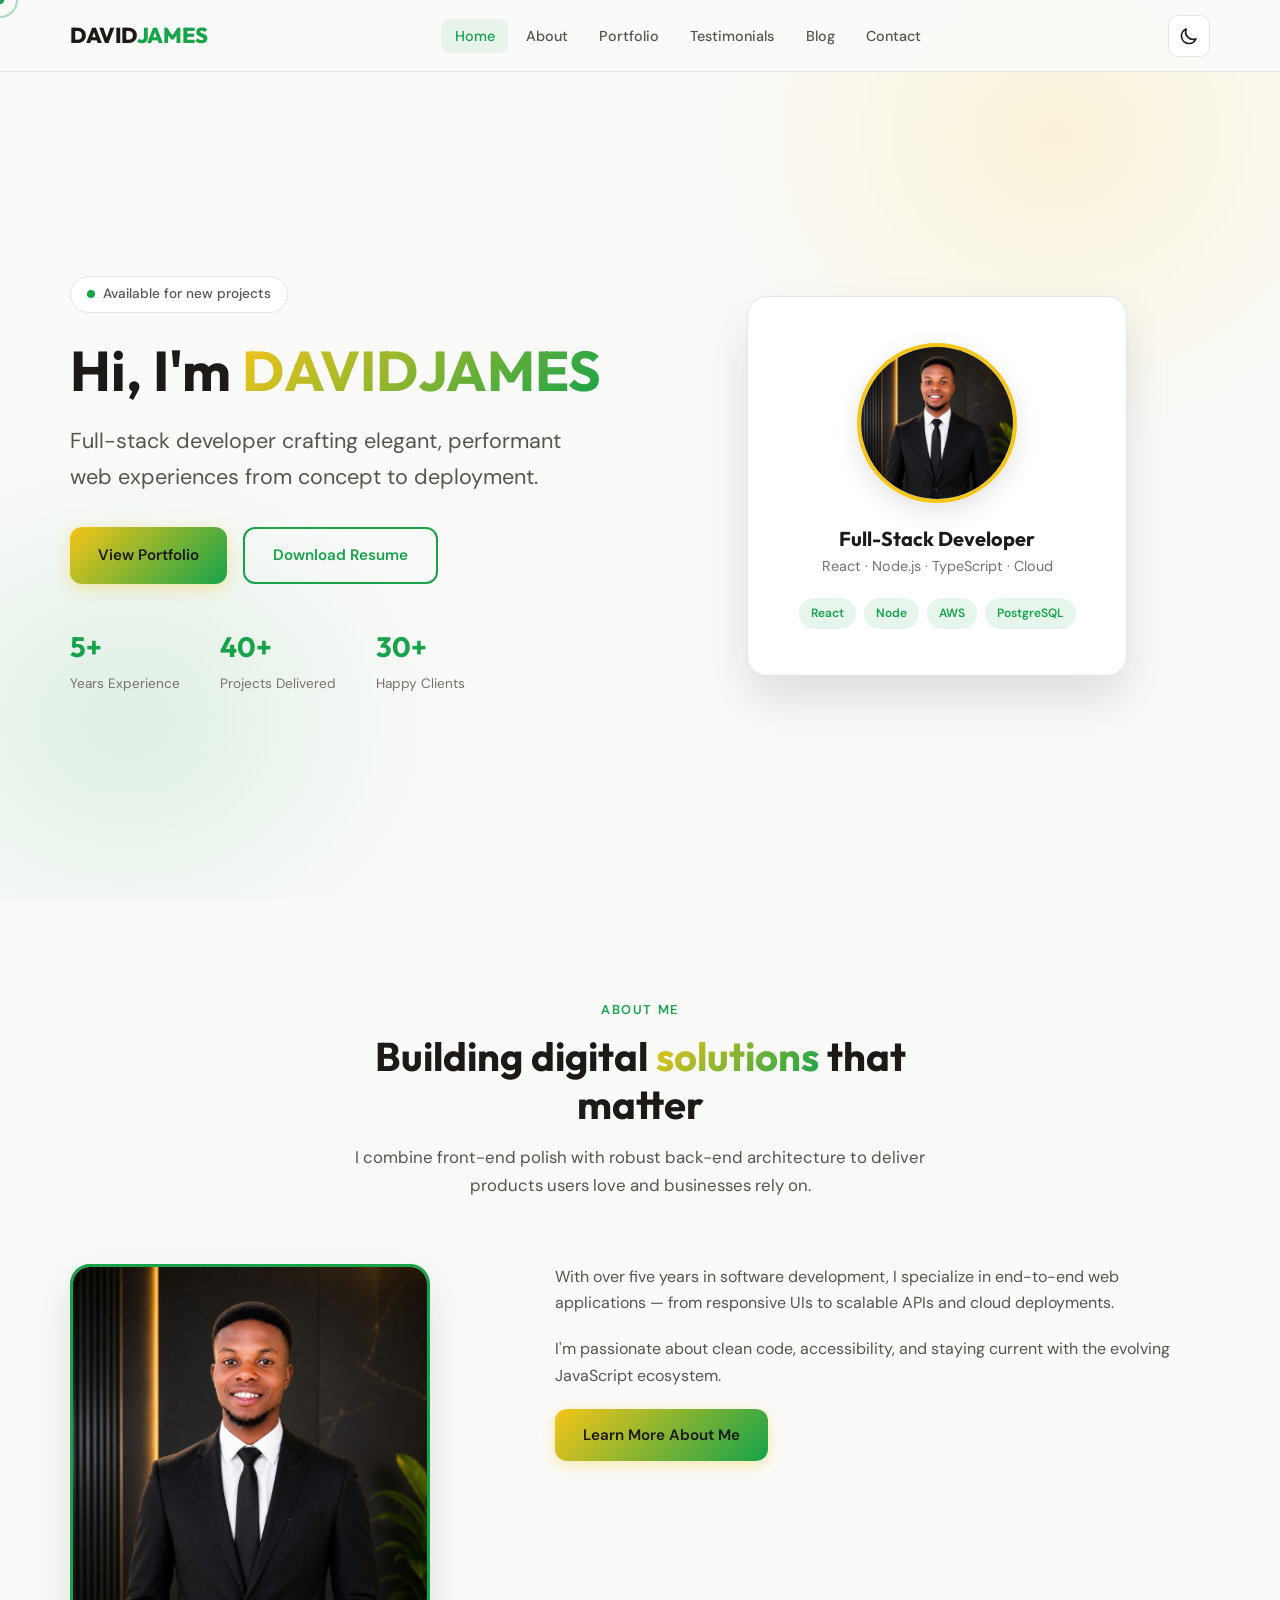
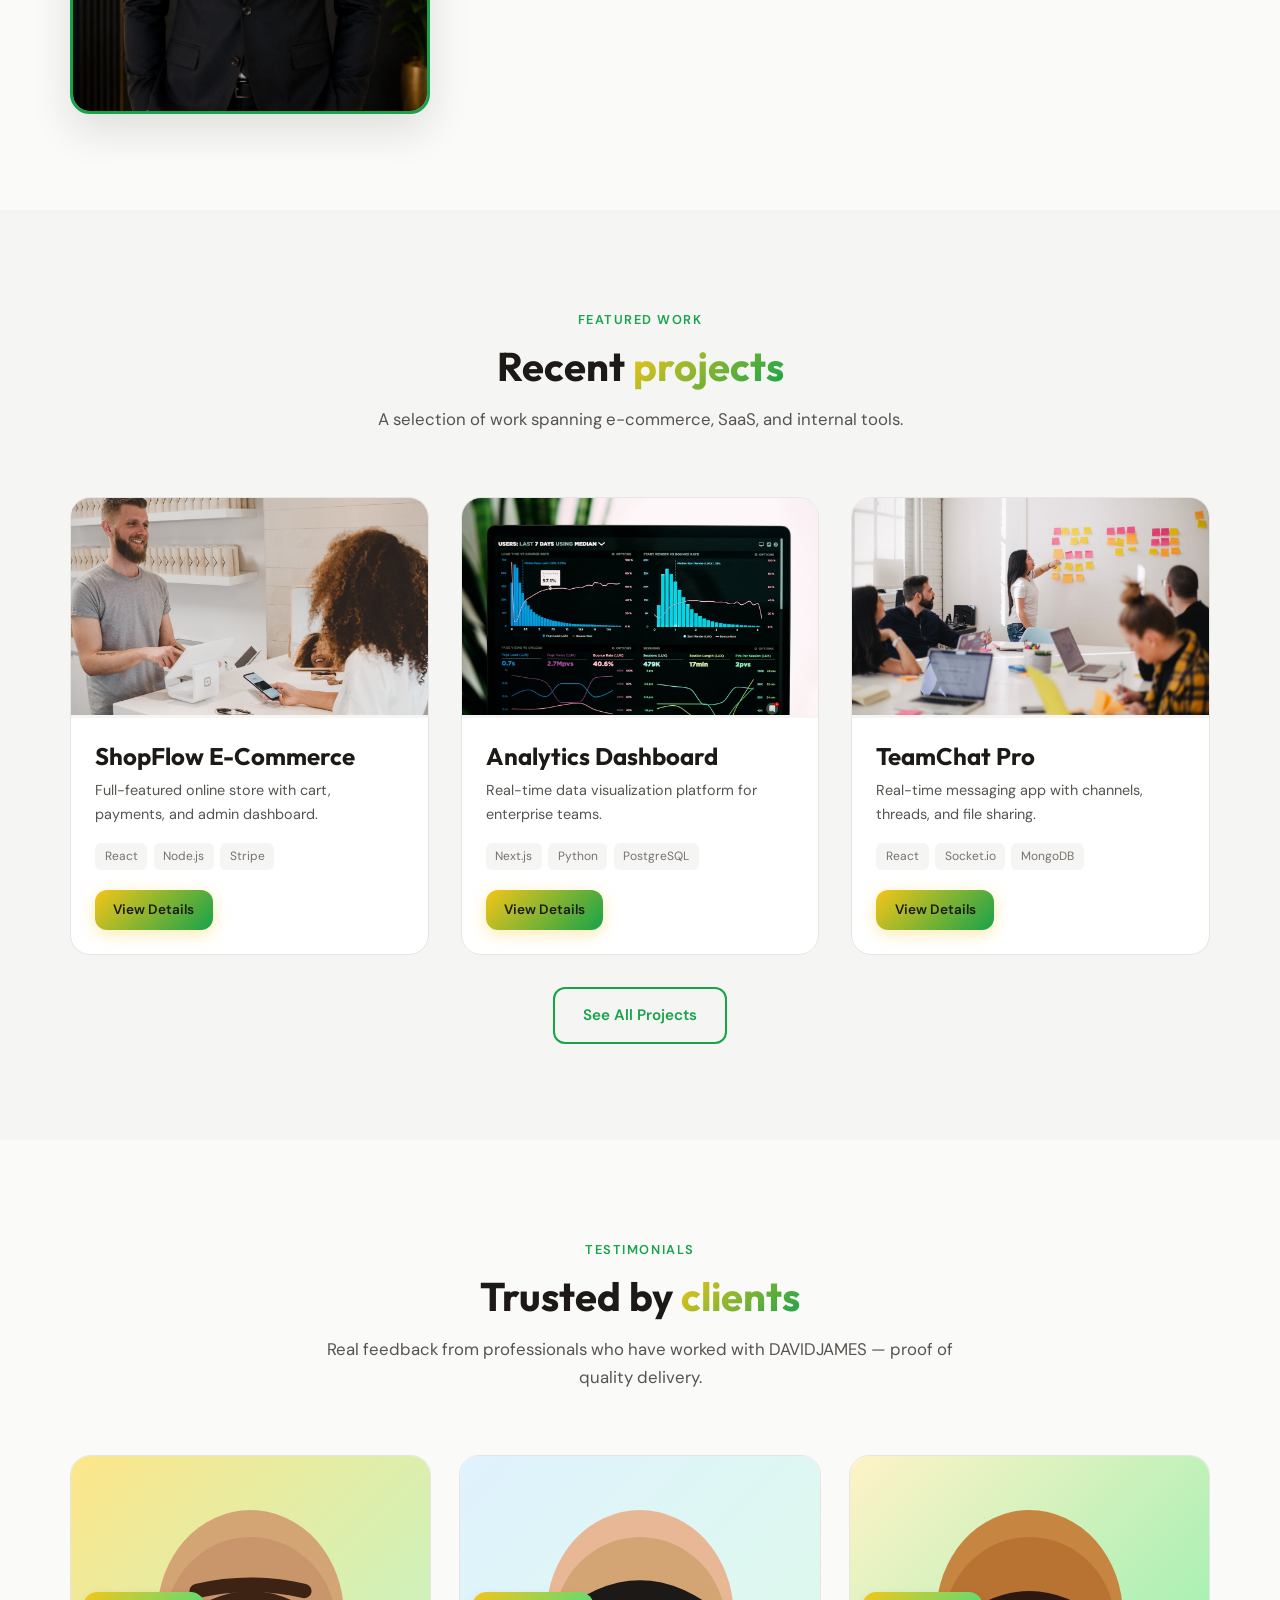
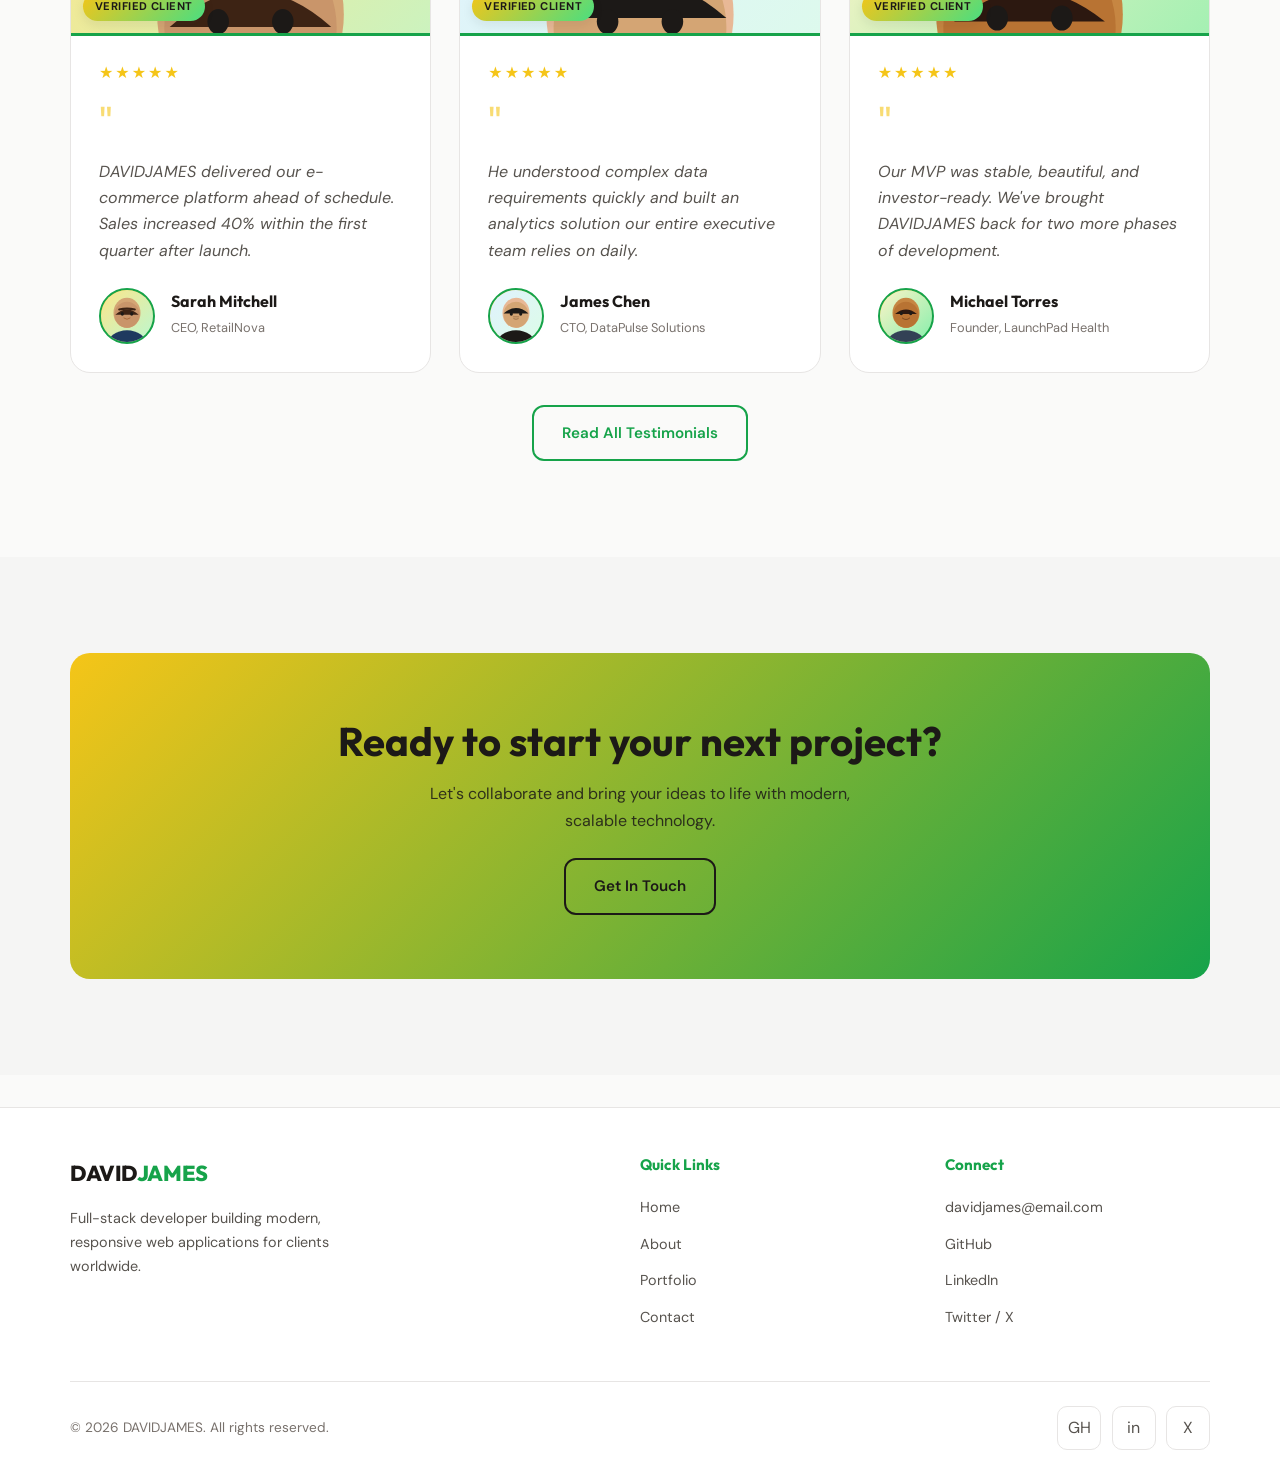
<file: index.html>
<!DOCTYPE html>
<html lang="en">
<head>
  <meta charset="UTF-8">
  <meta name="viewport" content="width=device-width, initial-scale=1.0">
  <meta name="description" content="DAVIDJAMES — Full-Stack Developer portfolio. Building scalable web applications with modern technologies.">
  <meta name="keywords" content="full-stack developer, web developer, DAVIDJAMES, portfolio, JavaScript, React, Node.js">
  <meta name="author" content="DAVIDJAMES">
  <title>DAVIDJAMES | Full-Stack Developer</title>
  <link rel="preconnect" href="https://fonts.googleapis.com">
  <link rel="preconnect" href="https://fonts.gstatic.com" crossorigin>
  <link href="https://fonts.googleapis.com/css2?family=DM+Sans:ital,opsz,wght@0,9..40,400;0,9..40,500;0,9..40,600;0,9..40,700&family=Outfit:wght@600;700;800&display=swap" rel="stylesheet">
  <link rel="stylesheet" href="assets/css/style.css">
  <style>
    .reveal { opacity: 0; transform: translateY(24px); transition: opacity 0.6s ease, transform 0.6s ease; }
    .reveal.visible { opacity: 1; transform: translateY(0); }
    .error-field { border-color: #ef4444 !important; }
  </style>
</head>
<body>
  <header class="site-header" role="banner">
    <nav class="nav-inner" aria-label="Main navigation">
      <a href="index.html" class="logo" aria-label="DAVIDJAMES Home">DAVID<span>JAMES</span></a>
      <ul class="nav-menu">
        <li><a href="index.html" class="nav-link active">Home</a></li>
        <li><a href="about.html" class="nav-link">About</a></li>
        <li><a href="portfolio.html" class="nav-link">Portfolio</a></li>
        <li><a href="testimonials.html" class="nav-link">Testimonials</a></li>
        <li><a href="blog.html" class="nav-link">Blog</a></li>
        <li><a href="contact.html" class="nav-link">Contact</a></li>
      </ul>
      <div class="nav-actions">
        <button class="theme-toggle" type="button" aria-label="Toggle dark mode">
          <svg class="icon-moon" xmlns="http://www.w3.org/2000/svg" fill="none" viewBox="0 0 24 24" stroke="currentColor" aria-hidden="true"><path stroke-linecap="round" stroke-linejoin="round" stroke-width="2" d="M20.354 15.354A9 9 0 018.646 3.646 9.003 9.003 0 0012 21a9.003 9.003 0 008.354-5.646z"/></svg>
          <svg class="icon-sun" xmlns="http://www.w3.org/2000/svg" fill="none" viewBox="0 0 24 24" stroke="currentColor" aria-hidden="true"><path stroke-linecap="round" stroke-linejoin="round" stroke-width="2" d="M12 3v1m0 16v1m9-9h-1M4 12H3m15.364 6.364l-.707-.707M6.343 6.343l-.707-.707m12.728 0l-.707.707M6.343 17.657l-.707.707M16 12a4 4 0 11-8 0 4 4 0 018 0z"/></svg>
        </button>
        <button class="nav-toggle" type="button" aria-label="Open menu" aria-expanded="false">
          <span></span><span></span><span></span>
        </button>
      </div>
    </nav>
  </header>

  <main>
    <section class="hero" aria-labelledby="hero-heading">
      <div class="container hero-grid">
        <div class="hero-content reveal">
          <div class="hero-badge">
            <span class="dot" aria-hidden="true"></span>
            Available for new projects
          </div>
          <h1 id="hero-heading" class="hero-title">
            Hi, I'm <span class="highlight">DAVIDJAMES</span>
          </h1>
          <p class="hero-tagline">
            Full-stack developer crafting elegant, performant web experiences from concept to deployment.
          </p>
          <div class="hero-cta">
            <a href="portfolio.html" class="btn btn-primary">View Portfolio</a>
            <a href="resume.html" class="btn btn-outline" target="_blank">Download Resume</a>
          </div>
          <div class="hero-stats">
            <div class="hero-stat">
              <strong>5+</strong>
              <span>Years Experience</span>
            </div>
            <div class="hero-stat">
              <strong>40+</strong>
              <span>Projects Delivered</span>
            </div>
            <div class="hero-stat">
              <strong>30+</strong>
              <span>Happy Clients</span>
            </div>
          </div>
        </div>
        <div class="hero-visual reveal">
          <div class="hero-card">
            <img
              class="hero-avatar"
              src="assets/images/profile.png"
              alt="David James — Full-Stack Developer"
              width="160"
              height="160"
            >
            <h3>Full-Stack Developer</h3>
            <p>React · Node.js · TypeScript · Cloud</p>
            <div class="hero-tech">
              <span class="tech-pill">React</span>
              <span class="tech-pill">Node</span>
              <span class="tech-pill">AWS</span>
              <span class="tech-pill">PostgreSQL</span>
            </div>
          </div>
        </div>
      </div>
    </section>

    <section class="section" aria-labelledby="preview-about">
      <div class="container">
        <div class="section-header reveal">
          <span class="section-label">About Me</span>
          <h2 id="preview-about" class="section-title">Building digital <span>solutions</span> that matter</h2>
          <p class="section-desc">I combine front-end polish with robust back-end architecture to deliver products users love and businesses rely on.</p>
        </div>
        <div class="about-grid reveal">
          <img
            class="about-photo"
            src="assets/images/profile.png"
            alt="David James — Full-Stack Developer professional portrait"
            width="360"
            height="450"
            loading="lazy"
          >
          <div class="about-content">
            <p>With over five years in software development, I specialize in end-to-end web applications — from responsive UIs to scalable APIs and cloud deployments.</p>
            <p>I'm passionate about clean code, accessibility, and staying current with the evolving JavaScript ecosystem.</p>
            <a href="about.html" class="btn btn-primary">Learn More About Me</a>
          </div>
        </div>
      </div>
    </section>

    <section class="section" style="background: var(--bg-elevated);" aria-labelledby="preview-projects">
      <div class="container">
        <div class="section-header reveal">
          <span class="section-label">Featured Work</span>
          <h2 id="preview-projects" class="section-title">Recent <span>projects</span></h2>
          <p class="section-desc">A selection of work spanning e-commerce, SaaS, and internal tools.</p>
        </div>
        <div class="projects-grid">
          <article class="project-card reveal">
            <div class="project-image-wrap">
              <img src="assets/images/projects/shopflow.jpg" alt="ShopFlow E-Commerce project thumbnail" class="project-thumb" width="640" height="400" loading="lazy" decoding="async">
              <div class="project-overlay"><span class="project-overlay-text">View Project</span></div>
            </div>
            <div class="project-body">
              <h3>ShopFlow E-Commerce</h3>
              <p>Full-featured online store with cart, payments, and admin dashboard.</p>
              <div class="project-tags">
                <span>React</span><span>Node.js</span><span>Stripe</span>
              </div>
              <div class="project-links">
                <a href="portfolio.html" class="btn btn-sm btn-primary">View Details</a>
              </div>
            </div>
          </article>
          <article class="project-card reveal">
            <div class="project-image-wrap">
              <img src="assets/images/projects/analytics.jpg" alt="Analytics Dashboard project thumbnail" class="project-thumb" width="640" height="400" loading="lazy" decoding="async">
              <div class="project-overlay"><span class="project-overlay-text">View Project</span></div>
            </div>
            <div class="project-body">
              <h3>Analytics Dashboard</h3>
              <p>Real-time data visualization platform for enterprise teams.</p>
              <div class="project-tags">
                <span>Next.js</span><span>Python</span><span>PostgreSQL</span>
              </div>
              <div class="project-links">
                <a href="portfolio.html" class="btn btn-sm btn-primary">View Details</a>
              </div>
            </div>
          </article>
          <article class="project-card reveal">
            <div class="project-image-wrap">
              <img src="assets/images/projects/teamchat.jpg" alt="TeamChat Pro project thumbnail" class="project-thumb" width="640" height="400" loading="lazy" decoding="async">
              <div class="project-overlay"><span class="project-overlay-text">View Project</span></div>
            </div>
            <div class="project-body">
              <h3>TeamChat Pro</h3>
              <p>Real-time messaging app with channels, threads, and file sharing.</p>
              <div class="project-tags">
                <span>React</span><span>Socket.io</span><span>MongoDB</span>
              </div>
              <div class="project-links">
                <a href="portfolio.html" class="btn btn-sm btn-primary">View Details</a>
              </div>
            </div>
          </article>
        </div>
        <p class="text-center mt-2 reveal">
          <a href="portfolio.html" class="btn btn-outline">See All Projects</a>
        </p>
      </div>
    </section>

    <section class="section" aria-labelledby="preview-testimonials">
      <div class="container">
        <div class="section-header reveal">
          <span class="section-label">Testimonials</span>
          <h2 id="preview-testimonials" class="section-title">Trusted by <span>clients</span></h2>
          <p class="section-desc">Real feedback from professionals who have worked with DAVIDJAMES — proof of quality delivery.</p>
        </div>
        <div class="testimonials-grid">
          <blockquote class="testimonial-card testimonial-card--photo reveal">
            <div class="testimonial-photo-wrap">
              <img src="assets/images/testimonials/sarah-mitchell.svg" alt="Sarah Mitchell, CEO of RetailNova" class="testimonial-photo" width="200" height="200" loading="lazy">
              <span class="testimonial-verified">Verified Client</span>
            </div>
            <div class="testimonial-card-body">
              <div class="testimonial-stars" aria-label="5 out of 5 stars">★★★★★</div>
              <p class="testimonial-quote" aria-hidden="true">"</p>
              <p class="testimonial-text">DAVIDJAMES delivered our e-commerce platform ahead of schedule. Sales increased 40% within the first quarter after launch.</p>
              <footer class="testimonial-author">
                <img src="assets/images/testimonials/sarah-mitchell.svg" alt="" class="testimonial-avatar" width="56" height="56" loading="lazy">
                <div>
                  <h4>Sarah Mitchell</h4>
                  <span>CEO, RetailNova</span>
                </div>
              </footer>
            </div>
          </blockquote>

          <blockquote class="testimonial-card testimonial-card--photo reveal">
            <div class="testimonial-photo-wrap">
              <img src="assets/images/testimonials/james-chen.svg" alt="James Chen, CTO of DataPulse Solutions" class="testimonial-photo" width="200" height="200" loading="lazy">
              <span class="testimonial-verified">Verified Client</span>
            </div>
            <div class="testimonial-card-body">
              <div class="testimonial-stars" aria-label="5 out of 5 stars">★★★★★</div>
              <p class="testimonial-quote" aria-hidden="true">"</p>
              <p class="testimonial-text">He understood complex data requirements quickly and built an analytics solution our entire executive team relies on daily.</p>
              <footer class="testimonial-author">
                <img src="assets/images/testimonials/james-chen.svg" alt="" class="testimonial-avatar" width="56" height="56" loading="lazy">
                <div>
                  <h4>James Chen</h4>
                  <span>CTO, DataPulse Solutions</span>
                </div>
              </footer>
            </div>
          </blockquote>

          <blockquote class="testimonial-card testimonial-card--photo reveal">
            <div class="testimonial-photo-wrap">
              <img src="assets/images/testimonials/michael-torres.svg" alt="Michael Torres, Founder of LaunchPad Health" class="testimonial-photo" width="200" height="200" loading="lazy">
              <span class="testimonial-verified">Verified Client</span>
            </div>
            <div class="testimonial-card-body">
              <div class="testimonial-stars" aria-label="5 out of 5 stars">★★★★★</div>
              <p class="testimonial-quote" aria-hidden="true">"</p>
              <p class="testimonial-text">Our MVP was stable, beautiful, and investor-ready. We've brought DAVIDJAMES back for two more phases of development.</p>
              <footer class="testimonial-author">
                <img src="assets/images/testimonials/michael-torres.svg" alt="" class="testimonial-avatar" width="56" height="56" loading="lazy">
                <div>
                  <h4>Michael Torres</h4>
                  <span>Founder, LaunchPad Health</span>
                </div>
              </footer>
            </div>
          </blockquote>
        </div>
        <p class="text-center mt-2 reveal">
          <a href="testimonials.html" class="btn btn-outline">Read All Testimonials</a>
        </p>
      </div>
    </section>

    <section class="section" style="background: var(--bg-elevated);" aria-labelledby="cta-heading">
      <div class="container reveal">
        <div class="cta-banner">
          <h2 id="cta-heading">Ready to start your next project?</h2>
          <p>Let's collaborate and bring your ideas to life with modern, scalable technology.</p>
          <a href="contact.html" class="btn btn-outline">Get In Touch</a>
        </div>
      </div>
    </section>
  </main>

  <footer class="site-footer" role="contentinfo">
    <div class="container">
      <div class="footer-grid">
        <div class="footer-brand">
          <a href="index.html" class="logo">DAVID<span>JAMES</span></a>
          <p>Full-stack developer building modern, responsive web applications for clients worldwide.</p>
        </div>
        <div class="footer-col">
          <h4>Quick Links</h4>
          <ul class="footer-links">
            <li><a href="index.html">Home</a></li>
            <li><a href="about.html">About</a></li>
            <li><a href="portfolio.html">Portfolio</a></li>
            <li><a href="contact.html">Contact</a></li>
          </ul>
        </div>
        <div class="footer-col">
          <h4>Connect</h4>
          <ul class="footer-links">
            <li><a href="mailto:davidjames@email.com">davidjames@email.com</a></li>
            <li><a href="https://github.com" target="_blank" rel="noopener noreferrer">GitHub</a></li>
            <li><a href="https://linkedin.com" target="_blank" rel="noopener noreferrer">LinkedIn</a></li>
            <li><a href="https://twitter.com" target="_blank" rel="noopener noreferrer">Twitter / X</a></li>
          </ul>
        </div>
      </div>
      <div class="footer-bottom">
        <p>&copy; 2026 DAVIDJAMES. All rights reserved.</p>
        <div class="footer-social">
          <a href="https://github.com" class="social-link" target="_blank" rel="noopener noreferrer" aria-label="GitHub">GH</a>
          <a href="https://linkedin.com" class="social-link" target="_blank" rel="noopener noreferrer" aria-label="LinkedIn">in</a>
          <a href="https://twitter.com" class="social-link" target="_blank" rel="noopener noreferrer" aria-label="Twitter">X</a>
        </div>
      </div>
    </div>
  </footer>

  <script src="assets/js/main.js"></script>
</body>
</html>
</file>
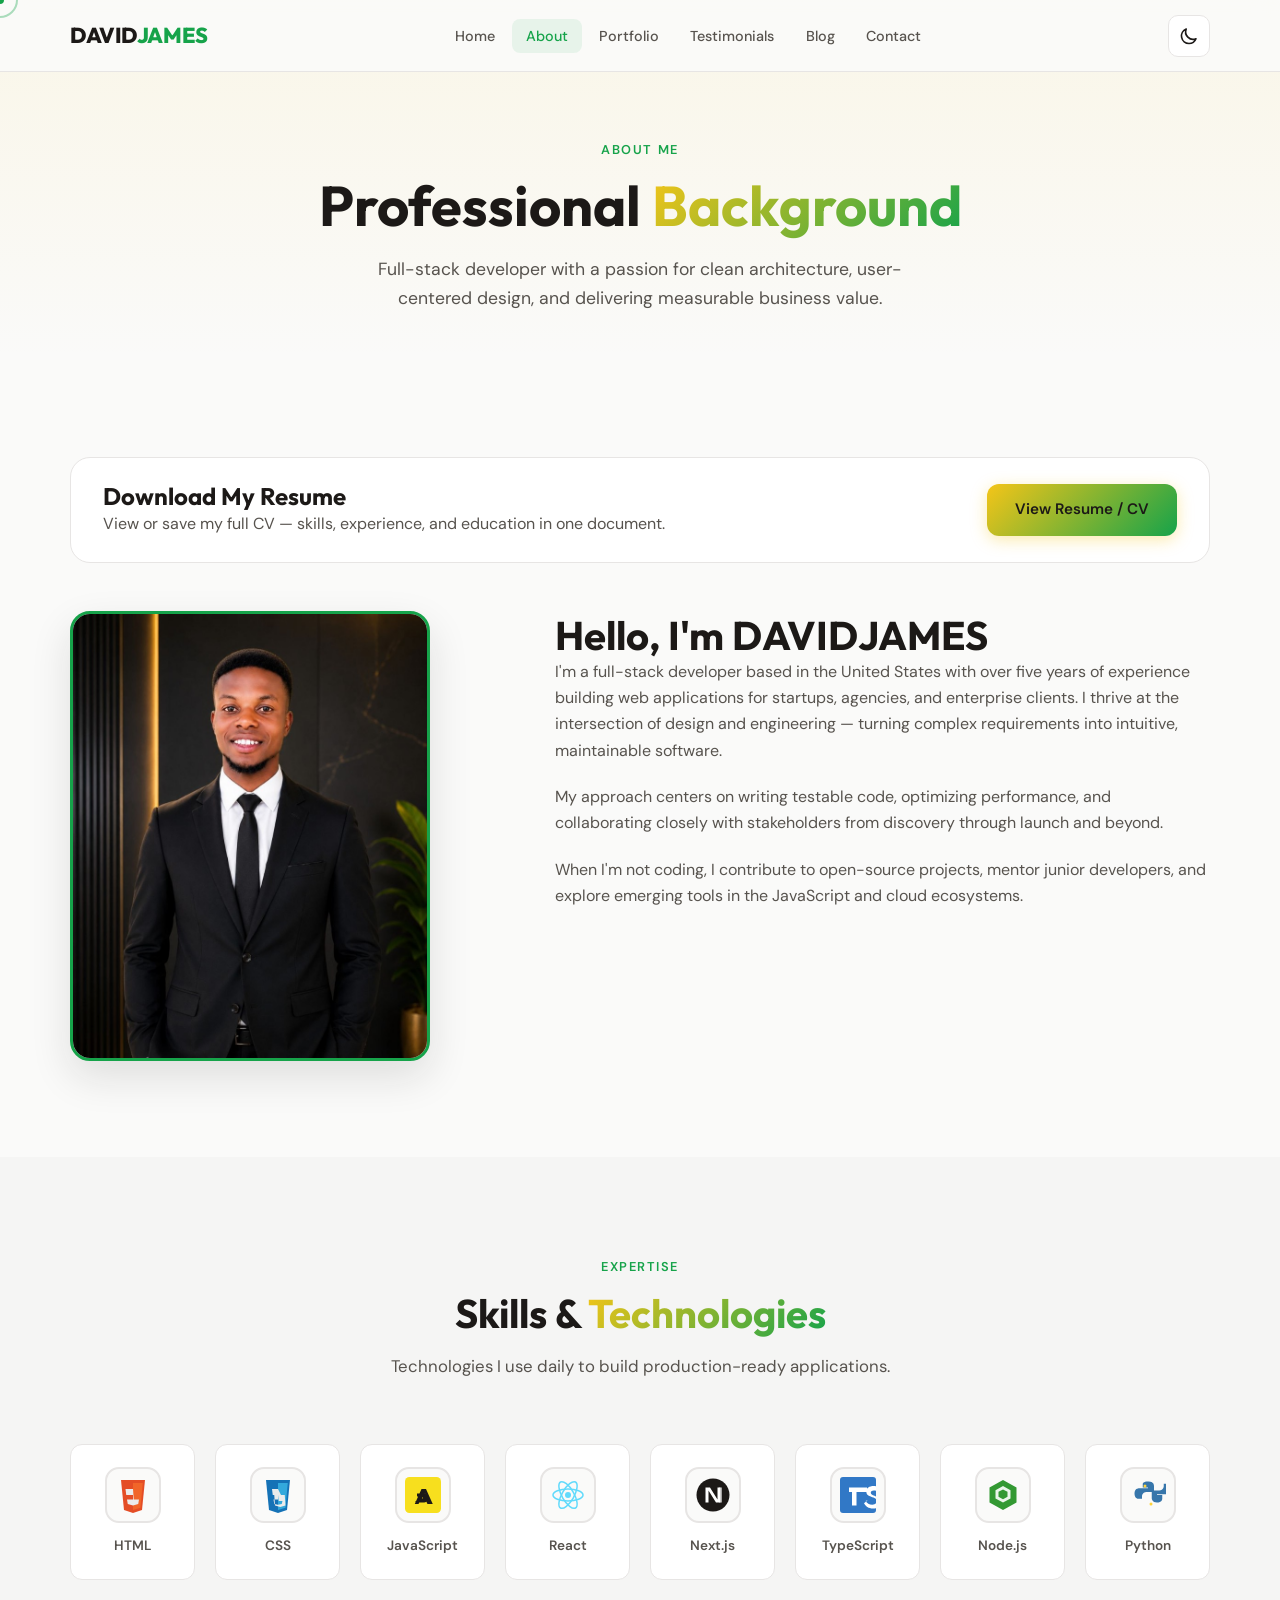
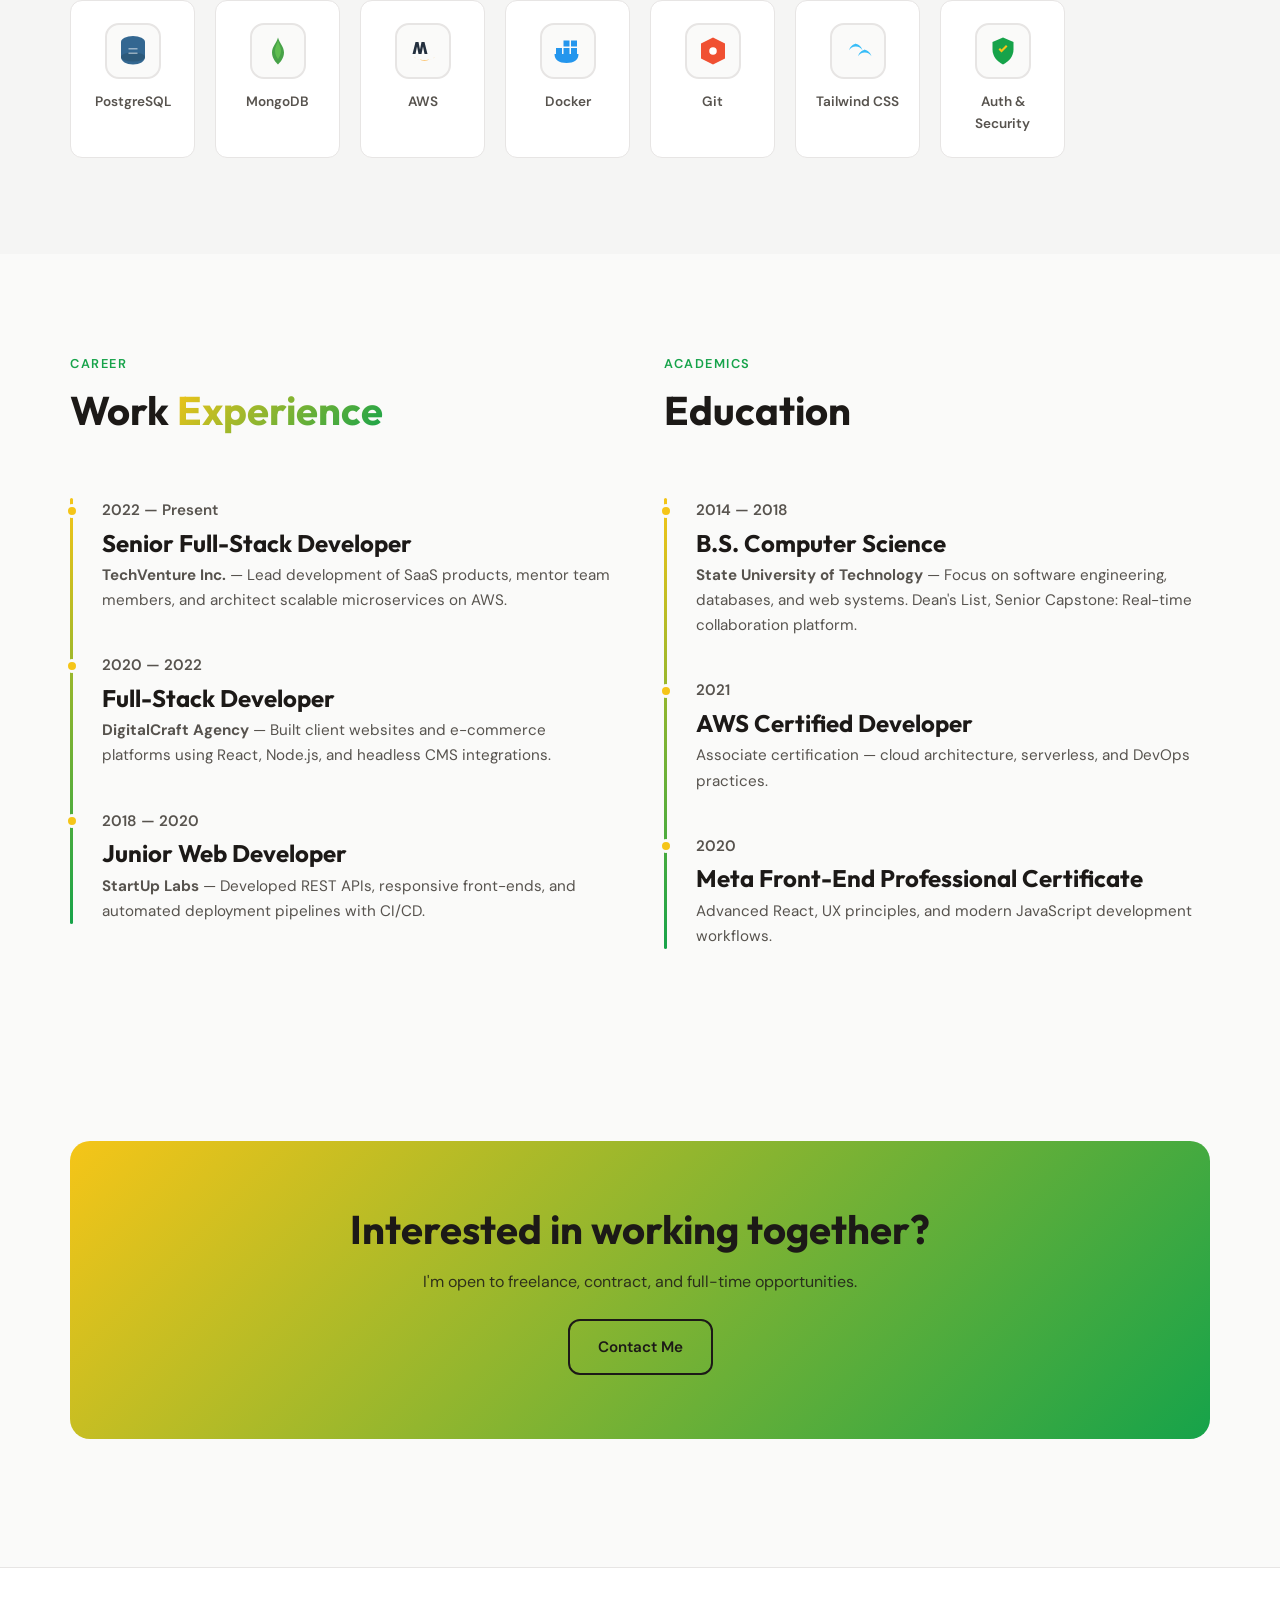
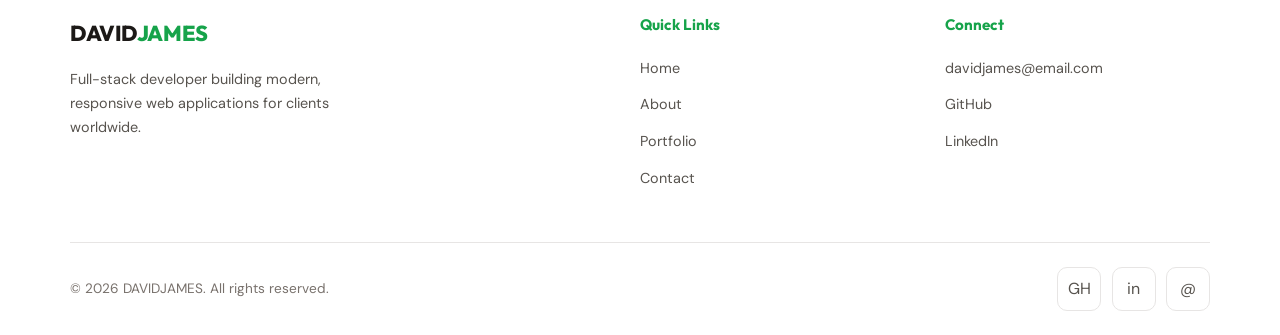
<file: about.html>
<!DOCTYPE html>
<html lang="en">
<head>
  <meta charset="UTF-8">
  <meta name="viewport" content="width=device-width, initial-scale=1.0">
  <meta name="description" content="About DAVIDJAMES — Full-stack developer bio, skills, education, and professional experience.">
  <title>About | DAVIDJAMES</title>
  <link rel="preconnect" href="https://fonts.googleapis.com">
  <link rel="preconnect" href="https://fonts.gstatic.com" crossorigin>
  <link href="https://fonts.googleapis.com/css2?family=DM+Sans:ital,opsz,wght@0,9..40,400;0,9..40,500;0,9..40,600;0,9..40,700&family=Outfit:wght@600;700;800&display=swap" rel="stylesheet">
  <link rel="stylesheet" href="assets/css/style.css">
  <style>.reveal { opacity: 0; transform: translateY(24px); transition: opacity 0.6s ease, transform 0.6s ease; } .reveal.visible { opacity: 1; transform: translateY(0); }</style>
</head>
<body>
  <header class="site-header" role="banner">
    <nav class="nav-inner" aria-label="Main navigation">
      <a href="index.html" class="logo" aria-label="DAVIDJAMES Home">DAVID<span>JAMES</span></a>
      <ul class="nav-menu">
        <li><a href="index.html" class="nav-link">Home</a></li>
        <li><a href="about.html" class="nav-link active">About</a></li>
        <li><a href="portfolio.html" class="nav-link">Portfolio</a></li>
        <li><a href="testimonials.html" class="nav-link">Testimonials</a></li>
        <li><a href="blog.html" class="nav-link">Blog</a></li>
        <li><a href="contact.html" class="nav-link">Contact</a></li>
      </ul>
      <div class="nav-actions">
        <button class="theme-toggle" type="button" aria-label="Toggle dark mode">
          <svg class="icon-moon" xmlns="http://www.w3.org/2000/svg" fill="none" viewBox="0 0 24 24" stroke="currentColor" aria-hidden="true"><path stroke-linecap="round" stroke-linejoin="round" stroke-width="2" d="M20.354 15.354A9 9 0 018.646 3.646 9.003 9.003 0 0012 21a9.003 9.003 0 008.354-5.646z"/></svg>
          <svg class="icon-sun" xmlns="http://www.w3.org/2000/svg" fill="none" viewBox="0 0 24 24" stroke="currentColor" aria-hidden="true"><path stroke-linecap="round" stroke-linejoin="round" stroke-width="2" d="M12 3v1m0 16v1m9-9h-1M4 12H3m15.364 6.364l-.707-.707M6.343 6.343l-.707-.707m12.728 0l-.707.707M6.343 17.657l-.707.707M16 12a4 4 0 11-8 0 4 4 0 018 0z"/></svg>
        </button>
        <button class="nav-toggle" type="button" aria-label="Open menu" aria-expanded="false"><span></span><span></span><span></span></button>
      </div>
    </nav>
  </header>

  <main>
    <section class="page-hero">
      <div class="container reveal">
        <span class="section-label">About Me</span>
        <h1>Professional <span style="background: var(--accent-gradient); -webkit-background-clip: text; -webkit-text-fill-color: transparent; background-clip: text;">Background</span></h1>
        <p>Full-stack developer with a passion for clean architecture, user-centered design, and delivering measurable business value.</p>
      </div>
    </section>

    <section class="section">
      <div class="container">
        <div class="resume-banner reveal">
          <div>
            <h3>Download My Resume</h3>
            <p>View or save my full CV — skills, experience, and education in one document.</p>
          </div>
          <a href="resume.html" class="btn btn-primary" target="_blank">View Resume / CV</a>
        </div>

        <div class="about-grid reveal">
          <img
            class="about-photo"
            src="assets/images/profile.png"
            alt="David James — Full-Stack Developer professional portrait"
            width="360"
            height="450"
            loading="lazy"
          >
          <div class="about-content">
            <h2>Hello, I'm DAVIDJAMES</h2>
            <p>I'm a full-stack developer based in the United States with over five years of experience building web applications for startups, agencies, and enterprise clients. I thrive at the intersection of design and engineering — turning complex requirements into intuitive, maintainable software.</p>
            <p>My approach centers on writing testable code, optimizing performance, and collaborating closely with stakeholders from discovery through launch and beyond.</p>
            <p>When I'm not coding, I contribute to open-source projects, mentor junior developers, and explore emerging tools in the JavaScript and cloud ecosystems.</p>
          </div>
        </div>
      </div>
    </section>

    <section class="section" style="background: var(--bg-elevated);" aria-labelledby="skills-heading">
      <div class="container">
        <div class="section-header reveal">
          <span class="section-label">Expertise</span>
          <h2 id="skills-heading" class="section-title">Skills & <span>Technologies</span></h2>
          <p class="section-desc">Technologies I use daily to build production-ready applications.</p>
        </div>
        <div class="skills-grid reveal">
          <div class="skill-item">
            <div class="skill-icon-wrap"><img src="assets/images/skills/html.svg" alt="" class="skill-icon-img" width="36" height="36" loading="lazy"></div>
            <span>HTML</span>
          </div>
          <div class="skill-item">
            <div class="skill-icon-wrap"><img src="assets/images/skills/css.svg" alt="" class="skill-icon-img" width="36" height="36" loading="lazy"></div>
            <span>CSS</span>
          </div>
          <div class="skill-item">
            <div class="skill-icon-wrap"><img src="assets/images/skills/javascript.svg" alt="" class="skill-icon-img" width="36" height="36" loading="lazy"></div>
            <span>JavaScript</span>
          </div>
          <div class="skill-item">
            <div class="skill-icon-wrap"><img src="assets/images/skills/react.svg" alt="" class="skill-icon-img" width="36" height="36" loading="lazy"></div>
            <span>React</span>
          </div>
          <div class="skill-item">
            <div class="skill-icon-wrap"><img src="assets/images/skills/nextjs.svg" alt="" class="skill-icon-img" width="36" height="36" loading="lazy"></div>
            <span>Next.js</span>
          </div>
          <div class="skill-item">
            <div class="skill-icon-wrap"><img src="assets/images/skills/typescript.svg" alt="" class="skill-icon-img" width="36" height="36" loading="lazy"></div>
            <span>TypeScript</span>
          </div>
          <div class="skill-item">
            <div class="skill-icon-wrap"><img src="assets/images/skills/nodejs.svg" alt="" class="skill-icon-img" width="36" height="36" loading="lazy"></div>
            <span>Node.js</span>
          </div>
          <div class="skill-item">
            <div class="skill-icon-wrap"><img src="assets/images/skills/python.svg" alt="" class="skill-icon-img" width="36" height="36" loading="lazy"></div>
            <span>Python</span>
          </div>
          <div class="skill-item">
            <div class="skill-icon-wrap"><img src="assets/images/skills/postgresql.svg" alt="" class="skill-icon-img" width="36" height="36" loading="lazy"></div>
            <span>PostgreSQL</span>
          </div>
          <div class="skill-item">
            <div class="skill-icon-wrap"><img src="assets/images/skills/mongodb.svg" alt="" class="skill-icon-img" width="36" height="36" loading="lazy"></div>
            <span>MongoDB</span>
          </div>
          <div class="skill-item">
            <div class="skill-icon-wrap"><img src="assets/images/skills/aws.svg" alt="" class="skill-icon-img" width="36" height="36" loading="lazy"></div>
            <span>AWS</span>
          </div>
          <div class="skill-item">
            <div class="skill-icon-wrap"><img src="assets/images/skills/docker.svg" alt="" class="skill-icon-img" width="36" height="36" loading="lazy"></div>
            <span>Docker</span>
          </div>
          <div class="skill-item">
            <div class="skill-icon-wrap"><img src="assets/images/skills/git.svg" alt="" class="skill-icon-img" width="36" height="36" loading="lazy"></div>
            <span>Git</span>
          </div>
          <div class="skill-item">
            <div class="skill-icon-wrap"><img src="assets/images/skills/tailwind.svg" alt="" class="skill-icon-img" width="36" height="36" loading="lazy"></div>
            <span>Tailwind CSS</span>
          </div>
          <div class="skill-item">
            <div class="skill-icon-wrap"><img src="assets/images/skills/security.svg" alt="" class="skill-icon-img" width="36" height="36" loading="lazy"></div>
            <span>Auth & Security</span>
          </div>
        </div>
      </div>
    </section>

    <section class="section" aria-labelledby="experience-heading">
      <div class="container two-col">
        <div class="reveal">
          <div class="section-header" style="text-align: left; margin-left: 0;">
            <span class="section-label">Career</span>
            <h2 id="experience-heading" class="section-title">Work <span>Experience</span></h2>
          </div>
          <div class="timeline">
            <article class="timeline-item">
              <p class="timeline-date">2022 — Present</p>
              <h3>Senior Full-Stack Developer</h3>
              <p><strong>TechVenture Inc.</strong> — Lead development of SaaS products, mentor team members, and architect scalable microservices on AWS.</p>
            </article>
            <article class="timeline-item">
              <p class="timeline-date">2020 — 2022</p>
              <h3>Full-Stack Developer</h3>
              <p><strong>DigitalCraft Agency</strong> — Built client websites and e-commerce platforms using React, Node.js, and headless CMS integrations.</p>
            </article>
            <article class="timeline-item">
              <p class="timeline-date">2018 — 2020</p>
              <h3>Junior Web Developer</h3>
              <p><strong>StartUp Labs</strong> — Developed REST APIs, responsive front-ends, and automated deployment pipelines with CI/CD.</p>
            </article>
          </div>
        </div>
        <div class="reveal">
          <div class="section-header" style="text-align: left; margin-left: 0;">
            <span class="section-label">Academics</span>
            <h2 class="section-title">Education</h2>
          </div>
          <div class="timeline">
            <article class="timeline-item">
              <p class="timeline-date">2014 — 2018</p>
              <h3>B.S. Computer Science</h3>
              <p><strong>State University of Technology</strong> — Focus on software engineering, databases, and web systems. Dean's List, Senior Capstone: Real-time collaboration platform.</p>
            </article>
            <article class="timeline-item">
              <p class="timeline-date">2021</p>
              <h3>AWS Certified Developer</h3>
              <p>Associate certification — cloud architecture, serverless, and DevOps practices.</p>
            </article>
            <article class="timeline-item">
              <p class="timeline-date">2020</p>
              <h3>Meta Front-End Professional Certificate</h3>
              <p>Advanced React, UX principles, and modern JavaScript development workflows.</p>
            </article>
          </div>
        </div>
      </div>
    </section>

    <section class="section">
      <div class="container reveal">
        <div class="cta-banner">
          <h2>Interested in working together?</h2>
          <p>I'm open to freelance, contract, and full-time opportunities.</p>
          <a href="contact.html" class="btn btn-outline">Contact Me</a>
        </div>
      </div>
    </section>
  </main>

  <footer class="site-footer" role="contentinfo">
    <div class="container">
      <div class="footer-grid">
        <div class="footer-brand">
          <a href="index.html" class="logo">DAVID<span>JAMES</span></a>
          <p>Full-stack developer building modern, responsive web applications for clients worldwide.</p>
        </div>
        <div class="footer-col">
          <h4>Quick Links</h4>
          <ul class="footer-links">
            <li><a href="index.html">Home</a></li>
            <li><a href="about.html">About</a></li>
            <li><a href="portfolio.html">Portfolio</a></li>
            <li><a href="contact.html">Contact</a></li>
          </ul>
        </div>
        <div class="footer-col">
          <h4>Connect</h4>
          <ul class="footer-links">
            <li><a href="mailto:davidjames@email.com">davidjames@email.com</a></li>
            <li><a href="https://github.com" target="_blank" rel="noopener noreferrer">GitHub</a></li>
            <li><a href="https://linkedin.com" target="_blank" rel="noopener noreferrer">LinkedIn</a></li>
          </ul>
        </div>
      </div>
      <div class="footer-bottom">
        <p>&copy; 2026 DAVIDJAMES. All rights reserved.</p>
        <div class="footer-social">
          <a href="https://github.com" class="social-link" target="_blank" rel="noopener noreferrer" aria-label="GitHub">GH</a>
          <a href="https://linkedin.com" class="social-link" target="_blank" rel="noopener noreferrer" aria-label="LinkedIn">in</a>
          <a href="mailto:davidjames@email.com" class="social-link" aria-label="Email">@</a>
        </div>
      </div>
    </div>
  </footer>
  <script src="assets/js/main.js"></script>
</body>
</html>
</file>
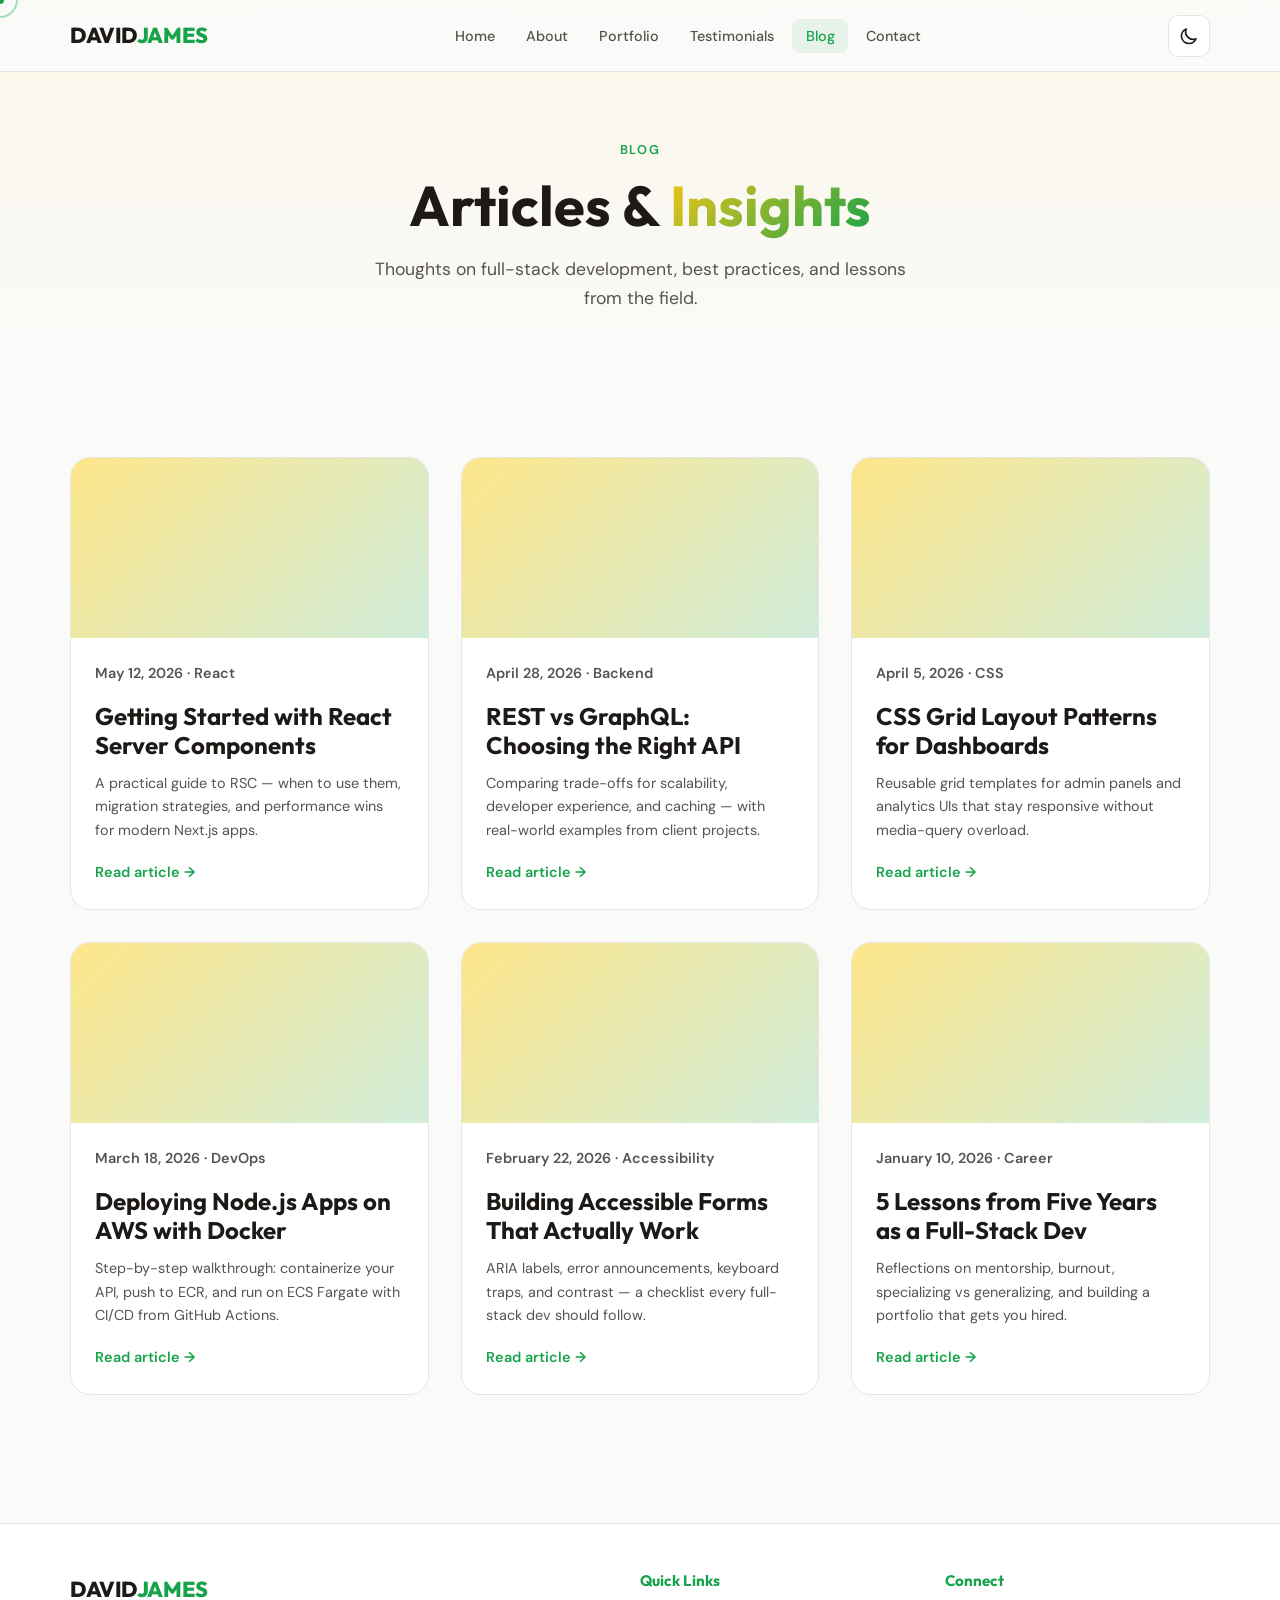
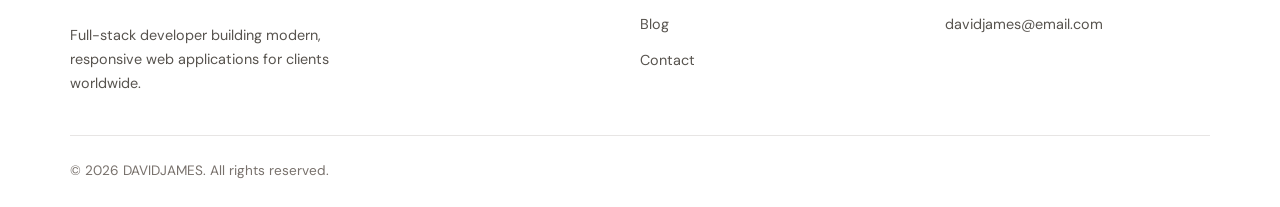
<file: blog.html>
<!DOCTYPE html>
<html lang="en">
<head>
  <meta charset="UTF-8">
  <meta name="viewport" content="width=device-width, initial-scale=1.0">
  <meta name="description" content="Blog and articles by DAVIDJAMES on full-stack development, web technologies, and software engineering.">
  <title>Blog | DAVIDJAMES</title>
  <link rel="preconnect" href="https://fonts.googleapis.com">
  <link rel="preconnect" href="https://fonts.gstatic.com" crossorigin>
  <link href="https://fonts.googleapis.com/css2?family=DM+Sans:ital,opsz,wght@0,9..40,400;0,9..40,500;0,9..40,600;0,9..40,700&family=Outfit:wght@600;700;800&display=swap" rel="stylesheet">
  <link rel="stylesheet" href="assets/css/style.css">
  <style>.reveal { opacity: 0; transform: translateY(24px); transition: opacity 0.6s ease, transform 0.6s ease; } .reveal.visible { opacity: 1; transform: translateY(0); }</style>
</head>
<body>
  <header class="site-header" role="banner">
    <nav class="nav-inner" aria-label="Main navigation">
      <a href="index.html" class="logo" aria-label="DAVIDJAMES Home">DAVID<span>JAMES</span></a>
      <ul class="nav-menu">
        <li><a href="index.html" class="nav-link">Home</a></li>
        <li><a href="about.html" class="nav-link">About</a></li>
        <li><a href="portfolio.html" class="nav-link">Portfolio</a></li>
        <li><a href="testimonials.html" class="nav-link">Testimonials</a></li>
        <li><a href="blog.html" class="nav-link active">Blog</a></li>
        <li><a href="contact.html" class="nav-link">Contact</a></li>
      </ul>
      <div class="nav-actions">
        <button class="theme-toggle" type="button" aria-label="Toggle dark mode">
          <svg class="icon-moon" xmlns="http://www.w3.org/2000/svg" fill="none" viewBox="0 0 24 24" stroke="currentColor" aria-hidden="true"><path stroke-linecap="round" stroke-linejoin="round" stroke-width="2" d="M20.354 15.354A9 9 0 018.646 3.646 9.003 9.003 0 0012 21a9.003 9.003 0 008.354-5.646z"/></svg>
          <svg class="icon-sun" xmlns="http://www.w3.org/2000/svg" fill="none" viewBox="0 0 24 24" stroke="currentColor" aria-hidden="true"><path stroke-linecap="round" stroke-linejoin="round" stroke-width="2" d="M12 3v1m0 16v1m9-9h-1M4 12H3m15.364 6.364l-.707-.707M6.343 6.343l-.707-.707m12.728 0l-.707.707M6.343 17.657l-.707.707M16 12a4 4 0 11-8 0 4 4 0 018 0z"/></svg>
        </button>
        <button class="nav-toggle" type="button" aria-label="Open menu" aria-expanded="false"><span></span><span></span><span></span></button>
      </div>
    </nav>
  </header>

  <main>
    <section class="page-hero">
      <div class="container reveal">
        <span class="section-label">Blog</span>
        <h1>Articles & <span style="background: var(--accent-gradient); -webkit-background-clip: text; -webkit-text-fill-color: transparent; background-clip: text;">Insights</span></h1>
        <p>Thoughts on full-stack development, best practices, and lessons from the field.</p>
      </div>
    </section>

    <section class="section">
      <div class="container">
        <div class="blog-grid">
          <article class="blog-card reveal">
            <div class="blog-thumb" role="img" aria-label="Article thumbnail for React Server Components"></div>
            <div class="blog-body">
              <p class="blog-meta">May 12, 2026 · React</p>
              <h3>Getting Started with React Server Components</h3>
              <p>A practical guide to RSC — when to use them, migration strategies, and performance wins for modern Next.js apps.</p>
              <a href="#" class="read-more">Read article →</a>
            </div>
          </article>

          <article class="blog-card reveal">
            <div class="blog-thumb" role="img" aria-label="Article thumbnail for API design"></div>
            <div class="blog-body">
              <p class="blog-meta">April 28, 2026 · Backend</p>
              <h3>REST vs GraphQL: Choosing the Right API</h3>
              <p>Comparing trade-offs for scalability, developer experience, and caching — with real-world examples from client projects.</p>
              <a href="#" class="read-more">Read article →</a>
            </div>
          </article>

          <article class="blog-card reveal">
            <div class="blog-thumb" role="img" aria-label="Article thumbnail for CSS"></div>
            <div class="blog-body">
              <p class="blog-meta">April 5, 2026 · CSS</p>
              <h3>CSS Grid Layout Patterns for Dashboards</h3>
              <p>Reusable grid templates for admin panels and analytics UIs that stay responsive without media-query overload.</p>
              <a href="#" class="read-more">Read article →</a>
            </div>
          </article>

          <article class="blog-card reveal">
            <div class="blog-thumb" role="img" aria-label="Article thumbnail for DevOps"></div>
            <div class="blog-body">
              <p class="blog-meta">March 18, 2026 · DevOps</p>
              <h3>Deploying Node.js Apps on AWS with Docker</h3>
              <p>Step-by-step walkthrough: containerize your API, push to ECR, and run on ECS Fargate with CI/CD from GitHub Actions.</p>
              <a href="#" class="read-more">Read article →</a>
            </div>
          </article>

          <article class="blog-card reveal">
            <div class="blog-thumb" role="img" aria-label="Article thumbnail for accessibility"></div>
            <div class="blog-body">
              <p class="blog-meta">February 22, 2026 · Accessibility</p>
              <h3>Building Accessible Forms That Actually Work</h3>
              <p>ARIA labels, error announcements, keyboard traps, and contrast — a checklist every full-stack dev should follow.</p>
              <a href="#" class="read-more">Read article →</a>
            </div>
          </article>

          <article class="blog-card reveal">
            <div class="blog-thumb" role="img" aria-label="Article thumbnail for career"></div>
            <div class="blog-body">
              <p class="blog-meta">January 10, 2026 · Career</p>
              <h3>5 Lessons from Five Years as a Full-Stack Dev</h3>
              <p>Reflections on mentorship, burnout, specializing vs generalizing, and building a portfolio that gets you hired.</p>
              <a href="#" class="read-more">Read article →</a>
            </div>
          </article>
        </div>
      </div>
    </section>
  </main>

  <footer class="site-footer" role="contentinfo">
    <div class="container">
      <div class="footer-grid">
        <div class="footer-brand">
          <a href="index.html" class="logo">DAVID<span>JAMES</span></a>
          <p>Full-stack developer building modern, responsive web applications for clients worldwide.</p>
        </div>
        <div class="footer-col">
          <h4>Quick Links</h4>
          <ul class="footer-links">
            <li><a href="blog.html">Blog</a></li>
            <li><a href="contact.html">Contact</a></li>
          </ul>
        </div>
        <div class="footer-col">
          <h4>Connect</h4>
          <ul class="footer-links">
            <li><a href="mailto:davidjames@email.com">davidjames@email.com</a></li>
          </ul>
        </div>
      </div>
      <div class="footer-bottom">
        <p>&copy; 2026 DAVIDJAMES. All rights reserved.</p>
      </div>
    </div>
  </footer>
  <script src="assets/js/main.js"></script>
</body>
</html>
</file>
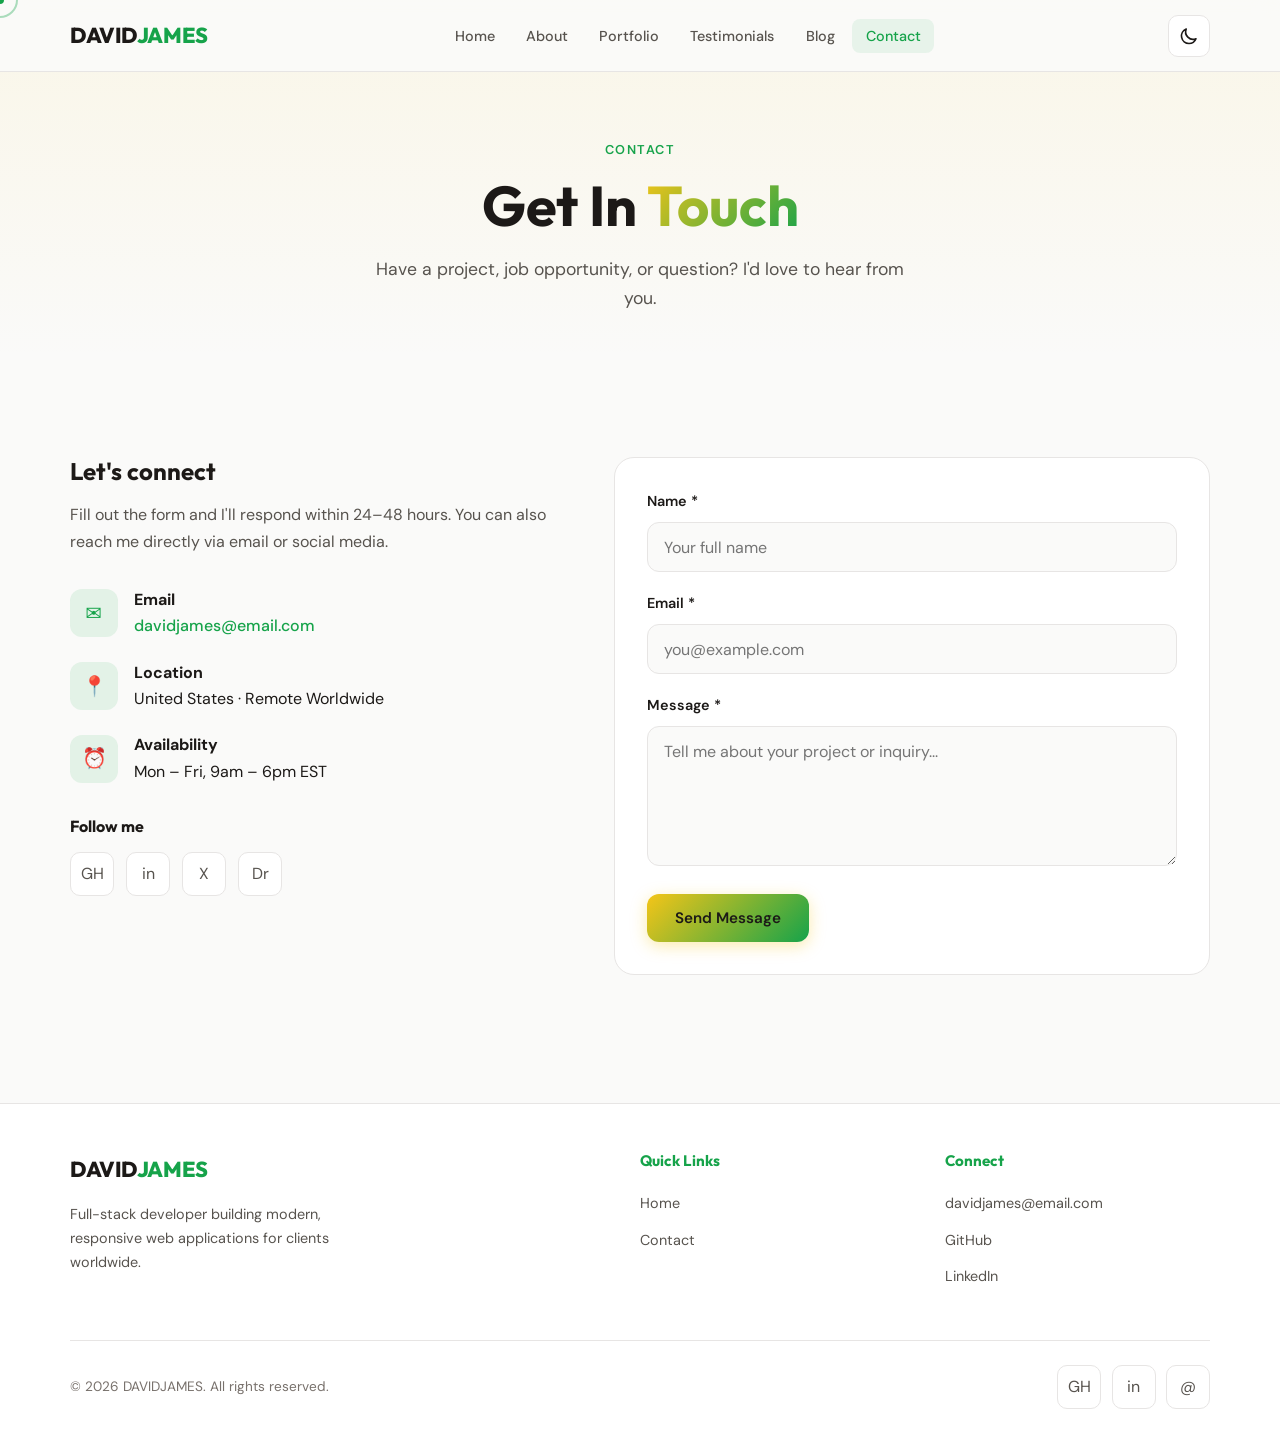
<file: contact.html>
<!DOCTYPE html>
<html lang="en">
<head>
  <meta charset="UTF-8">
  <meta name="viewport" content="width=device-width, initial-scale=1.0">
  <meta name="description" content="Contact DAVIDJAMES — Full-stack developer. Send a message or connect via social media.">
  <title>Contact | DAVIDJAMES</title>
  <link rel="preconnect" href="https://fonts.googleapis.com">
  <link rel="preconnect" href="https://fonts.gstatic.com" crossorigin>
  <link href="https://fonts.googleapis.com/css2?family=DM+Sans:ital,opsz,wght@0,9..40,400;0,9..40,500;0,9..40,600;0,9..40,700&family=Outfit:wght@600;700;800&display=swap" rel="stylesheet">
  <link rel="stylesheet" href="assets/css/style.css">
  <style>
    .reveal { opacity: 0; transform: translateY(24px); transition: opacity 0.6s ease, transform 0.6s ease; }
    .reveal.visible { opacity: 1; transform: translateY(0); }
    .error-field { border-color: #ef4444 !important; }
  </style>
</head>
<body>
  <header class="site-header" role="banner">
    <nav class="nav-inner" aria-label="Main navigation">
      <a href="index.html" class="logo" aria-label="DAVIDJAMES Home">DAVID<span>JAMES</span></a>
      <ul class="nav-menu">
        <li><a href="index.html" class="nav-link">Home</a></li>
        <li><a href="about.html" class="nav-link">About</a></li>
        <li><a href="portfolio.html" class="nav-link">Portfolio</a></li>
        <li><a href="testimonials.html" class="nav-link">Testimonials</a></li>
        <li><a href="blog.html" class="nav-link">Blog</a></li>
        <li><a href="contact.html" class="nav-link active">Contact</a></li>
      </ul>
      <div class="nav-actions">
        <button class="theme-toggle" type="button" aria-label="Toggle dark mode">
          <svg class="icon-moon" xmlns="http://www.w3.org/2000/svg" fill="none" viewBox="0 0 24 24" stroke="currentColor" aria-hidden="true"><path stroke-linecap="round" stroke-linejoin="round" stroke-width="2" d="M20.354 15.354A9 9 0 018.646 3.646 9.003 9.003 0 0012 21a9.003 9.003 0 008.354-5.646z"/></svg>
          <svg class="icon-sun" xmlns="http://www.w3.org/2000/svg" fill="none" viewBox="0 0 24 24" stroke="currentColor" aria-hidden="true"><path stroke-linecap="round" stroke-linejoin="round" stroke-width="2" d="M12 3v1m0 16v1m9-9h-1M4 12H3m15.364 6.364l-.707-.707M6.343 6.343l-.707-.707m12.728 0l-.707.707M6.343 17.657l-.707.707M16 12a4 4 0 11-8 0 4 4 0 018 0z"/></svg>
        </button>
        <button class="nav-toggle" type="button" aria-label="Open menu" aria-expanded="false"><span></span><span></span><span></span></button>
      </div>
    </nav>
  </header>

  <main>
    <section class="page-hero">
      <div class="container reveal">
        <span class="section-label">Contact</span>
        <h1>Get In <span style="background: var(--accent-gradient); -webkit-background-clip: text; -webkit-text-fill-color: transparent; background-clip: text;">Touch</span></h1>
        <p>Have a project, job opportunity, or question? I'd love to hear from you.</p>
      </div>
    </section>

    <section class="section">
      <div class="container">
        <div class="contact-grid reveal">
          <div class="contact-info">
            <h3>Let's connect</h3>
            <p>Fill out the form and I'll respond within 24–48 hours. You can also reach me directly via email or social media.</p>
            <ul class="contact-list">
              <li class="contact-item">
                <span class="contact-item-icon" aria-hidden="true">✉️</span>
                <div>
                  <strong>Email</strong><br>
                  <a href="mailto:davidjames@email.com">davidjames@email.com</a>
                </div>
              </li>
              <li class="contact-item">
                <span class="contact-item-icon" aria-hidden="true">📍</span>
                <div>
                  <strong>Location</strong><br>
                  <span>United States · Remote Worldwide</span>
                </div>
              </li>
              <li class="contact-item">
                <span class="contact-item-icon" aria-hidden="true">⏰</span>
                <div>
                  <strong>Availability</strong><br>
                  <span>Mon – Fri, 9am – 6pm EST</span>
                </div>
              </li>
            </ul>
            <h4 style="margin-bottom: 1rem; font-size: 1rem;">Follow me</h4>
            <div class="social-links">
              <a href="https://github.com" class="social-link" target="_blank" rel="noopener noreferrer" aria-label="GitHub">GH</a>
              <a href="https://linkedin.com" class="social-link" target="_blank" rel="noopener noreferrer" aria-label="LinkedIn">in</a>
              <a href="https://twitter.com" class="social-link" target="_blank" rel="noopener noreferrer" aria-label="Twitter">X</a>
              <a href="https://dribbble.com" class="social-link" target="_blank" rel="noopener noreferrer" aria-label="Dribbble">Dr</a>
            </div>
          </div>

          <form id="contact-form" class="contact-form" action="https://api.web3forms.com/submit" method="post" novalidate>
            <!-- Honeypot: leave empty (blocks spam bots) -->
            <input type="checkbox" name="botcheck" class="contact-honeypot" tabindex="-1" autocomplete="off" aria-hidden="true">
            <div class="form-group">
              <label for="name">Name <span aria-hidden="true">*</span></label>
              <input type="text" id="name" name="name" required autocomplete="name" placeholder="Your full name">
            </div>
            <div class="form-group">
              <label for="email">Email <span aria-hidden="true">*</span></label>
              <input type="email" id="email" name="email" required autocomplete="email" placeholder="you@example.com">
            </div>
            <div class="form-group">
              <label for="message">Message <span aria-hidden="true">*</span></label>
              <textarea id="message" name="message" required placeholder="Tell me about your project or inquiry..."></textarea>
            </div>
            <button type="submit" class="btn btn-primary">Send Message</button>
            <p id="form-message" class="form-message" role="status" aria-live="polite"></p>
          </form>
        </div>
      </div>
    </section>
  </main>

  <footer class="site-footer" role="contentinfo">
    <div class="container">
      <div class="footer-grid">
        <div class="footer-brand">
          <a href="index.html" class="logo">DAVID<span>JAMES</span></a>
          <p>Full-stack developer building modern, responsive web applications for clients worldwide.</p>
        </div>
        <div class="footer-col">
          <h4>Quick Links</h4>
          <ul class="footer-links">
            <li><a href="index.html">Home</a></li>
            <li><a href="contact.html">Contact</a></li>
          </ul>
        </div>
        <div class="footer-col">
          <h4>Connect</h4>
          <ul class="footer-links">
            <li><a href="mailto:davidjames@email.com">davidjames@email.com</a></li>
            <li><a href="https://github.com" target="_blank" rel="noopener noreferrer">GitHub</a></li>
            <li><a href="https://linkedin.com" target="_blank" rel="noopener noreferrer">LinkedIn</a></li>
          </ul>
        </div>
      </div>
      <div class="footer-bottom">
        <p>&copy; 2026 DAVIDJAMES. All rights reserved.</p>
        <div class="footer-social">
          <a href="https://github.com" class="social-link" target="_blank" rel="noopener noreferrer" aria-label="GitHub">GH</a>
          <a href="https://linkedin.com" class="social-link" target="_blank" rel="noopener noreferrer" aria-label="LinkedIn">in</a>
          <a href="mailto:davidjames@email.com" class="social-link" aria-label="Email">@</a>
        </div>
      </div>
    </div>
  </footer>
  <script src="assets/js/contact-config.js"></script>
  <script src="assets/js/main.js"></script>
</body>
</html>
</file>
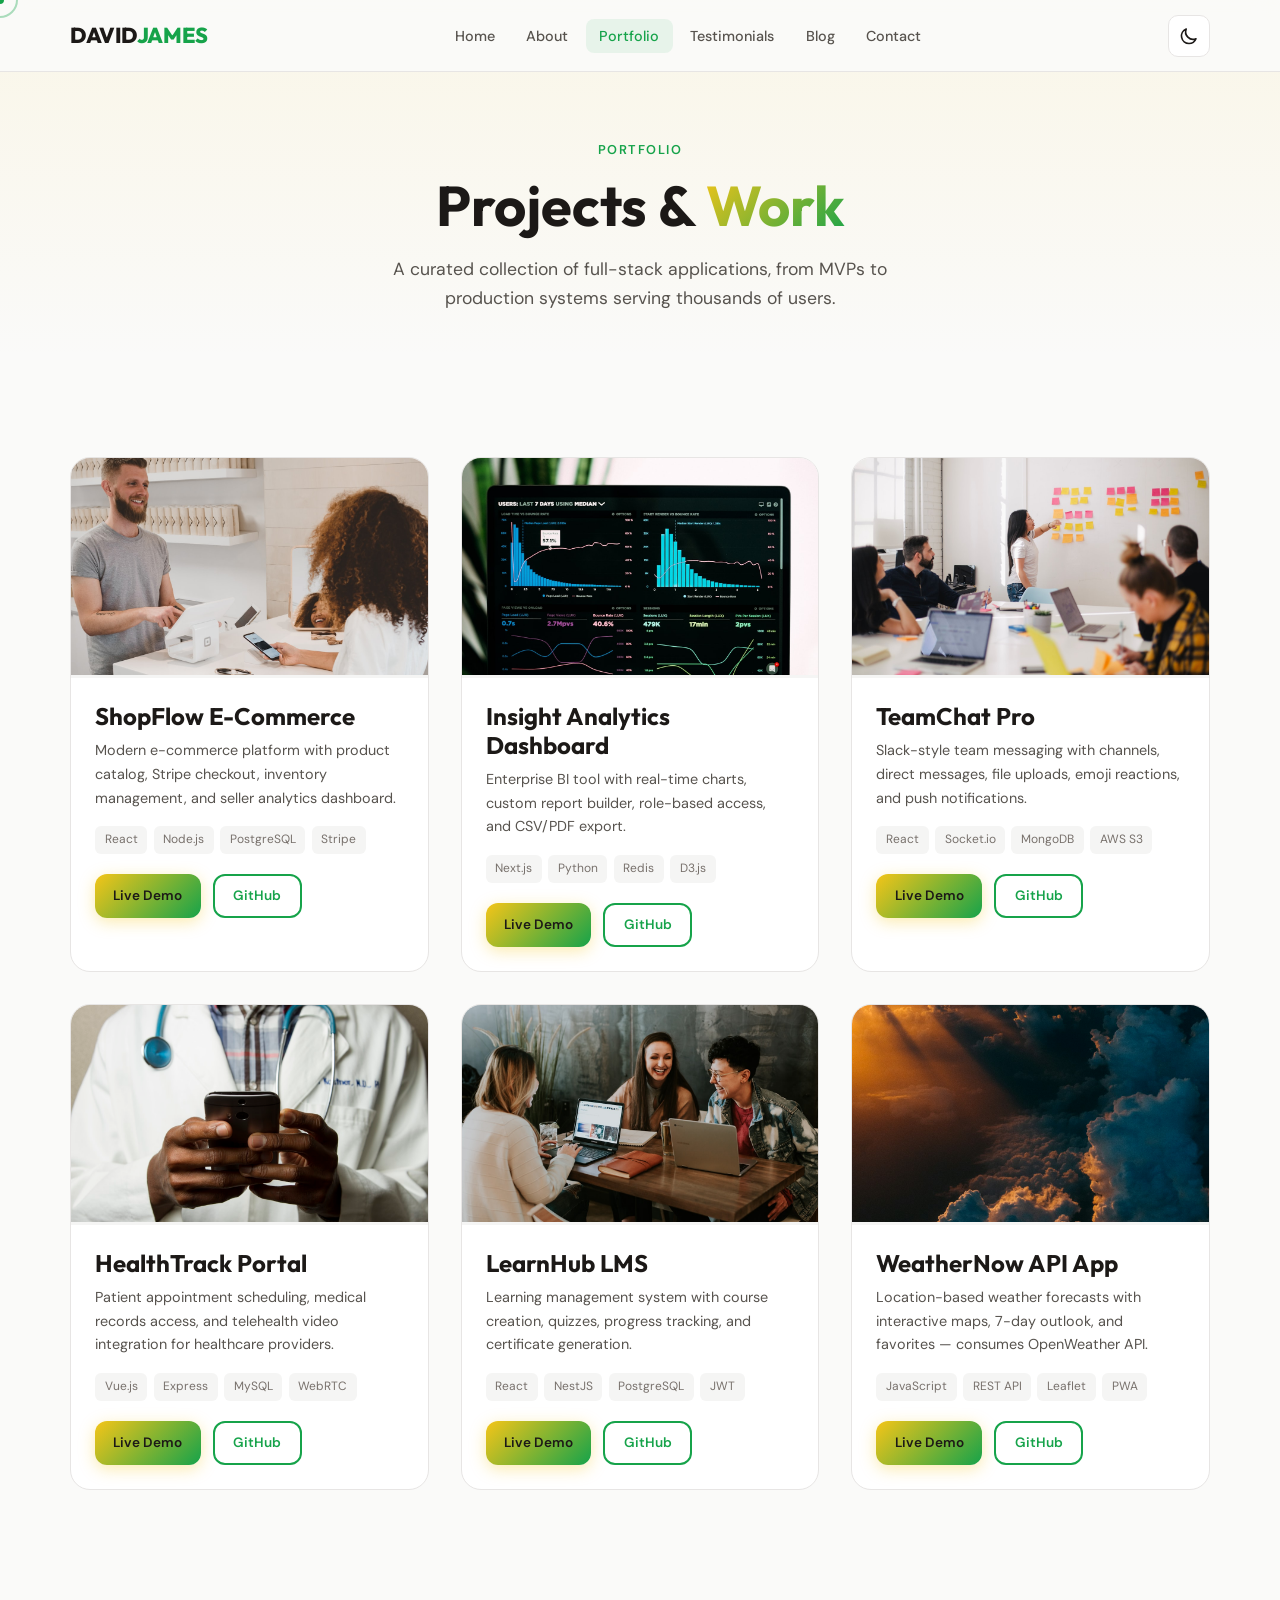
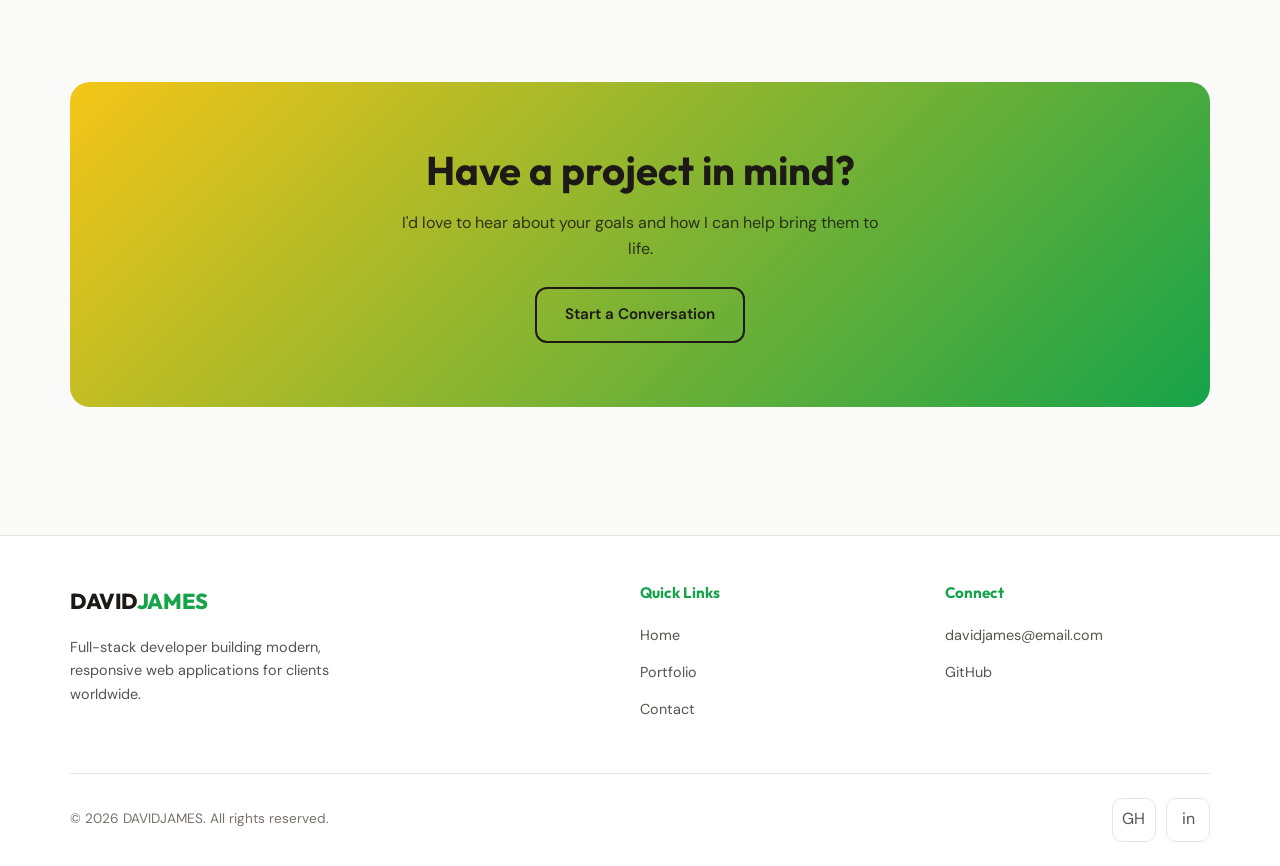
<file: portfolio.html>
<!DOCTYPE html>
<html lang="en">
<head>
  <meta charset="UTF-8">
  <meta name="viewport" content="width=device-width, initial-scale=1.0">
  <meta name="description" content="Portfolio of DAVIDJAMES — Full-stack development projects with live demos and GitHub repositories.">
  <title>Portfolio | DAVIDJAMES</title>
  <link rel="preconnect" href="https://fonts.googleapis.com">
  <link rel="preconnect" href="https://fonts.gstatic.com" crossorigin>
  <link href="https://fonts.googleapis.com/css2?family=DM+Sans:ital,opsz,wght@0,9..40,400;0,9..40,500;0,9..40,600;0,9..40,700&family=Outfit:wght@600;700;800&display=swap" rel="stylesheet">
  <link rel="stylesheet" href="assets/css/style.css">
  <style>.reveal { opacity: 0; transform: translateY(24px); transition: opacity 0.6s ease, transform 0.6s ease; } .reveal.visible { opacity: 1; transform: translateY(0); }</style>
</head>
<body>
  <header class="site-header" role="banner">
    <nav class="nav-inner" aria-label="Main navigation">
      <a href="index.html" class="logo" aria-label="DAVIDJAMES Home">DAVID<span>JAMES</span></a>
      <ul class="nav-menu">
        <li><a href="index.html" class="nav-link">Home</a></li>
        <li><a href="about.html" class="nav-link">About</a></li>
        <li><a href="portfolio.html" class="nav-link active">Portfolio</a></li>
        <li><a href="testimonials.html" class="nav-link">Testimonials</a></li>
        <li><a href="blog.html" class="nav-link">Blog</a></li>
        <li><a href="contact.html" class="nav-link">Contact</a></li>
      </ul>
      <div class="nav-actions">
        <button class="theme-toggle" type="button" aria-label="Toggle dark mode">
          <svg class="icon-moon" xmlns="http://www.w3.org/2000/svg" fill="none" viewBox="0 0 24 24" stroke="currentColor" aria-hidden="true"><path stroke-linecap="round" stroke-linejoin="round" stroke-width="2" d="M20.354 15.354A9 9 0 018.646 3.646 9.003 9.003 0 0012 21a9.003 9.003 0 008.354-5.646z"/></svg>
          <svg class="icon-sun" xmlns="http://www.w3.org/2000/svg" fill="none" viewBox="0 0 24 24" stroke="currentColor" aria-hidden="true"><path stroke-linecap="round" stroke-linejoin="round" stroke-width="2" d="M12 3v1m0 16v1m9-9h-1M4 12H3m15.364 6.364l-.707-.707M6.343 6.343l-.707-.707m12.728 0l-.707.707M6.343 17.657l-.707.707M16 12a4 4 0 11-8 0 4 4 0 018 0z"/></svg>
        </button>
        <button class="nav-toggle" type="button" aria-label="Open menu" aria-expanded="false"><span></span><span></span><span></span></button>
      </div>
    </nav>
  </header>

  <main>
    <section class="page-hero">
      <div class="container reveal">
        <span class="section-label">Portfolio</span>
        <h1>Projects & <span style="background: var(--accent-gradient); -webkit-background-clip: text; -webkit-text-fill-color: transparent; background-clip: text;">Work</span></h1>
        <p>A curated collection of full-stack applications, from MVPs to production systems serving thousands of users.</p>
      </div>
    </section>

    <section class="section">
      <div class="container">
        <div class="projects-grid">
          <article class="project-card reveal">
            <div class="project-image-wrap">
              <img src="assets/images/projects/shopflow.jpg" alt="ShopFlow E-Commerce project thumbnail" class="project-thumb" width="640" height="400" loading="lazy" decoding="async">
              <div class="project-overlay"><span class="project-overlay-text">View Project</span></div>
            </div>
            <div class="project-body">
              <h3>ShopFlow E-Commerce</h3>
              <p>Modern e-commerce platform with product catalog, Stripe checkout, inventory management, and seller analytics dashboard.</p>
              <div class="project-tags">
                <span>React</span><span>Node.js</span><span>PostgreSQL</span><span>Stripe</span>
              </div>
              <div class="project-links">
                <a href="https://example.com" class="btn btn-sm btn-primary" target="_blank" rel="noopener noreferrer">Live Demo</a>
                <a href="https://github.com" class="btn btn-sm btn-outline" target="_blank" rel="noopener noreferrer">GitHub</a>
              </div>
            </div>
          </article>

          <article class="project-card reveal">
            <div class="project-image-wrap">
              <img src="assets/images/projects/analytics.jpg" alt="Insight Analytics Dashboard project thumbnail" class="project-thumb" width="640" height="400" loading="lazy" decoding="async">
              <div class="project-overlay"><span class="project-overlay-text">View Project</span></div>
            </div>
            <div class="project-body">
              <h3>Insight Analytics Dashboard</h3>
              <p>Enterprise BI tool with real-time charts, custom report builder, role-based access, and CSV/PDF export.</p>
              <div class="project-tags">
                <span>Next.js</span><span>Python</span><span>Redis</span><span>D3.js</span>
              </div>
              <div class="project-links">
                <a href="https://example.com" class="btn btn-sm btn-primary" target="_blank" rel="noopener noreferrer">Live Demo</a>
                <a href="https://github.com" class="btn btn-sm btn-outline" target="_blank" rel="noopener noreferrer">GitHub</a>
              </div>
            </div>
          </article>

          <article class="project-card reveal">
            <div class="project-image-wrap">
              <img src="assets/images/projects/teamchat.jpg" alt="TeamChat Pro project thumbnail" class="project-thumb" width="640" height="400" loading="lazy" decoding="async">
              <div class="project-overlay"><span class="project-overlay-text">View Project</span></div>
            </div>
            <div class="project-body">
              <h3>TeamChat Pro</h3>
              <p>Slack-style team messaging with channels, direct messages, file uploads, emoji reactions, and push notifications.</p>
              <div class="project-tags">
                <span>React</span><span>Socket.io</span><span>MongoDB</span><span>AWS S3</span>
              </div>
              <div class="project-links">
                <a href="https://example.com" class="btn btn-sm btn-primary" target="_blank" rel="noopener noreferrer">Live Demo</a>
                <a href="https://github.com" class="btn btn-sm btn-outline" target="_blank" rel="noopener noreferrer">GitHub</a>
              </div>
            </div>
          </article>

          <article class="project-card reveal">
            <div class="project-image-wrap">
              <img src="assets/images/projects/healthtrack.jpg" alt="HealthTrack Portal project thumbnail" class="project-thumb" width="640" height="400" loading="lazy" decoding="async">
              <div class="project-overlay"><span class="project-overlay-text">View Project</span></div>
            </div>
            <div class="project-body">
              <h3>HealthTrack Portal</h3>
              <p>Patient appointment scheduling, medical records access, and telehealth video integration for healthcare providers.</p>
              <div class="project-tags">
                <span>Vue.js</span><span>Express</span><span>MySQL</span><span>WebRTC</span>
              </div>
              <div class="project-links">
                <a href="https://example.com" class="btn btn-sm btn-primary" target="_blank" rel="noopener noreferrer">Live Demo</a>
                <a href="https://github.com" class="btn btn-sm btn-outline" target="_blank" rel="noopener noreferrer">GitHub</a>
              </div>
            </div>
          </article>

          <article class="project-card reveal">
            <div class="project-image-wrap">
              <img src="assets/images/projects/learnhub.jpg" alt="LearnHub LMS project thumbnail" class="project-thumb" width="640" height="400" loading="lazy" decoding="async">
              <div class="project-overlay"><span class="project-overlay-text">View Project</span></div>
            </div>
            <div class="project-body">
              <h3>LearnHub LMS</h3>
              <p>Learning management system with course creation, quizzes, progress tracking, and certificate generation.</p>
              <div class="project-tags">
                <span>React</span><span>NestJS</span><span>PostgreSQL</span><span>JWT</span>
              </div>
              <div class="project-links">
                <a href="https://example.com" class="btn btn-sm btn-primary" target="_blank" rel="noopener noreferrer">Live Demo</a>
                <a href="https://github.com" class="btn btn-sm btn-outline" target="_blank" rel="noopener noreferrer">GitHub</a>
              </div>
            </div>
          </article>

          <article class="project-card reveal">
            <div class="project-image-wrap">
              <img src="assets/images/projects/weathernow.jpg" alt="WeatherNow API App project thumbnail" class="project-thumb" width="640" height="400" loading="lazy" decoding="async">
              <div class="project-overlay"><span class="project-overlay-text">View Project</span></div>
            </div>
            <div class="project-body">
              <h3>WeatherNow API App</h3>
              <p>Location-based weather forecasts with interactive maps, 7-day outlook, and favorites — consumes OpenWeather API.</p>
              <div class="project-tags">
                <span>JavaScript</span><span>REST API</span><span>Leaflet</span><span>PWA</span>
              </div>
              <div class="project-links">
                <a href="https://example.com" class="btn btn-sm btn-primary" target="_blank" rel="noopener noreferrer">Live Demo</a>
                <a href="https://github.com" class="btn btn-sm btn-outline" target="_blank" rel="noopener noreferrer">GitHub</a>
              </div>
            </div>
          </article>
        </div>
      </div>
    </section>

    <section class="section">
      <div class="container reveal">
        <div class="cta-banner">
          <h2>Have a project in mind?</h2>
          <p>I'd love to hear about your goals and how I can help bring them to life.</p>
          <a href="contact.html" class="btn btn-outline">Start a Conversation</a>
        </div>
      </div>
    </section>
  </main>

  <footer class="site-footer" role="contentinfo">
    <div class="container">
      <div class="footer-grid">
        <div class="footer-brand">
          <a href="index.html" class="logo">DAVID<span>JAMES</span></a>
          <p>Full-stack developer building modern, responsive web applications for clients worldwide.</p>
        </div>
        <div class="footer-col">
          <h4>Quick Links</h4>
          <ul class="footer-links">
            <li><a href="index.html">Home</a></li>
            <li><a href="portfolio.html">Portfolio</a></li>
            <li><a href="contact.html">Contact</a></li>
          </ul>
        </div>
        <div class="footer-col">
          <h4>Connect</h4>
          <ul class="footer-links">
            <li><a href="mailto:davidjames@email.com">davidjames@email.com</a></li>
            <li><a href="https://github.com" target="_blank" rel="noopener noreferrer">GitHub</a></li>
          </ul>
        </div>
      </div>
      <div class="footer-bottom">
        <p>&copy; 2026 DAVIDJAMES. All rights reserved.</p>
        <div class="footer-social">
          <a href="https://github.com" class="social-link" target="_blank" rel="noopener noreferrer" aria-label="GitHub">GH</a>
          <a href="https://linkedin.com" class="social-link" target="_blank" rel="noopener noreferrer" aria-label="LinkedIn">in</a>
        </div>
      </div>
    </div>
  </footer>
  <script src="assets/js/main.js"></script>
</body>
</html>
</file>
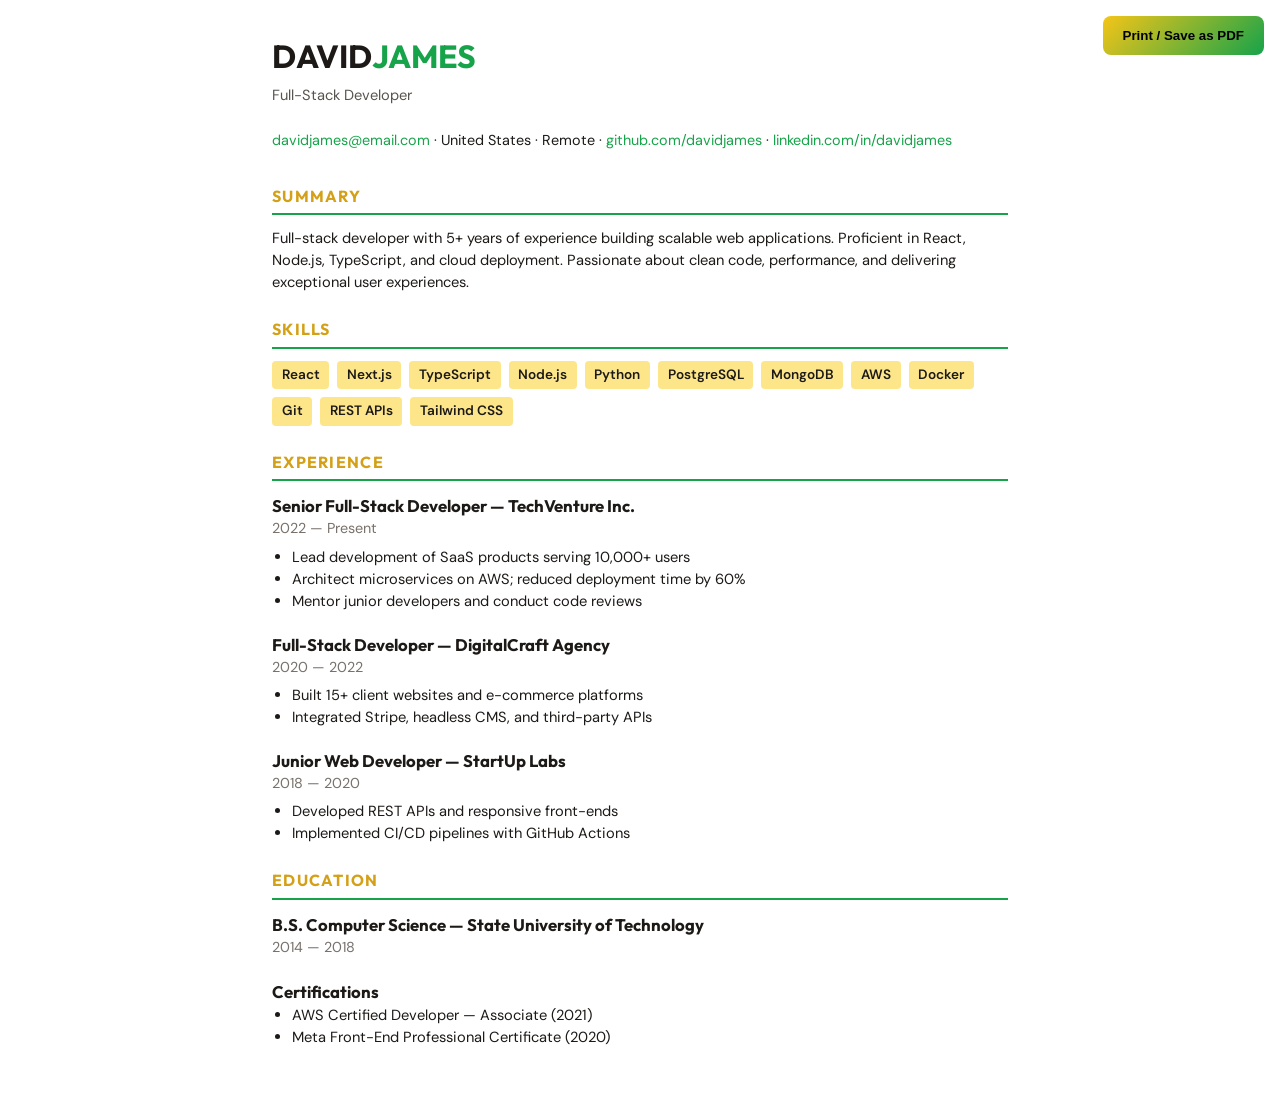
<file: resume.html>
<!DOCTYPE html>
<html lang="en">
<head>
  <meta charset="UTF-8">
  <meta name="viewport" content="width=device-width, initial-scale=1.0">
  <title>Resume / CV | DAVIDJAMES</title>
  <link href="https://fonts.googleapis.com/css2?family=DM+Sans:wght@400;600;700&family=Outfit:wght@700;800&display=swap" rel="stylesheet">
  <style>
    * { box-sizing: border-box; margin: 0; padding: 0; }
    body {
      font-family: "DM Sans", sans-serif;
      font-size: 11pt;
      line-height: 1.5;
      color: #1c1917;
      max-width: 800px;
      margin: 0 auto;
      padding: 2rem;
    }
    h1, h2, h3 { font-family: Outfit, sans-serif; }
    h1 { font-size: 2rem; margin-bottom: 0.25rem; }
    h1 span { color: #16a34a; }
    .subtitle { color: #57534e; margin-bottom: 1.5rem; }
    .contact-line { font-size: 0.9rem; margin-bottom: 2rem; }
    .contact-line a { color: #16a34a; text-decoration: none; }
    h2 {
      font-size: 1rem;
      text-transform: uppercase;
      letter-spacing: 0.08em;
      color: #d4a017;
      border-bottom: 2px solid #16a34a;
      padding-bottom: 0.35rem;
      margin: 1.5rem 0 0.75rem;
    }
    .job { margin-bottom: 1.25rem; }
    .job h3 { font-size: 1.05rem; }
    .job .meta { color: #78716c; font-size: 0.9rem; margin-bottom: 0.35rem; }
    ul { margin-left: 1.25rem; margin-bottom: 0.5rem; }
    .skills { display: flex; flex-wrap: wrap; gap: 0.5rem; }
    .skills span {
      background: #fde68a;
      color: #1c1917;
      padding: 0.25rem 0.6rem;
      border-radius: 4px;
      font-size: 0.85rem;
      font-weight: 600;
    }
    .print-btn {
      position: fixed;
      top: 1rem;
      right: 1rem;
      padding: 0.75rem 1.25rem;
      background: linear-gradient(135deg, #f5c518, #16a34a);
      border: none;
      border-radius: 8px;
      font-weight: 600;
      cursor: pointer;
    }
    @media print {
      .print-btn { display: none; }
      body { padding: 0; }
    }
  </style>
</head>
<body>
  <button class="print-btn" type="button" onclick="window.print()">Print / Save as PDF</button>

  <header>
    <h1>DAVID<span>JAMES</span></h1>
    <p class="subtitle">Full-Stack Developer</p>
    <p class="contact-line">
      <a href="mailto:davidjames@email.com">davidjames@email.com</a> ·
      United States · Remote ·
      <a href="https://github.com">github.com/davidjames</a> ·
      <a href="https://linkedin.com">linkedin.com/in/davidjames</a>
    </p>
  </header>

  <section>
    <h2>Summary</h2>
    <p>Full-stack developer with 5+ years of experience building scalable web applications. Proficient in React, Node.js, TypeScript, and cloud deployment. Passionate about clean code, performance, and delivering exceptional user experiences.</p>
  </section>

  <section>
    <h2>Skills</h2>
    <div class="skills">
      <span>React</span><span>Next.js</span><span>TypeScript</span><span>Node.js</span>
      <span>Python</span><span>PostgreSQL</span><span>MongoDB</span><span>AWS</span>
      <span>Docker</span><span>Git</span><span>REST APIs</span><span>Tailwind CSS</span>
    </div>
  </section>

  <section>
    <h2>Experience</h2>
    <div class="job">
      <h3>Senior Full-Stack Developer — TechVenture Inc.</h3>
      <p class="meta">2022 — Present</p>
      <ul>
        <li>Lead development of SaaS products serving 10,000+ users</li>
        <li>Architect microservices on AWS; reduced deployment time by 60%</li>
        <li>Mentor junior developers and conduct code reviews</li>
      </ul>
    </div>
    <div class="job">
      <h3>Full-Stack Developer — DigitalCraft Agency</h3>
      <p class="meta">2020 — 2022</p>
      <ul>
        <li>Built 15+ client websites and e-commerce platforms</li>
        <li>Integrated Stripe, headless CMS, and third-party APIs</li>
      </ul>
    </div>
    <div class="job">
      <h3>Junior Web Developer — StartUp Labs</h3>
      <p class="meta">2018 — 2020</p>
      <ul>
        <li>Developed REST APIs and responsive front-ends</li>
        <li>Implemented CI/CD pipelines with GitHub Actions</li>
      </ul>
    </div>
  </section>

  <section>
    <h2>Education</h2>
    <div class="job">
      <h3>B.S. Computer Science — State University of Technology</h3>
      <p class="meta">2014 — 2018</p>
    </div>
    <div class="job">
      <h3>Certifications</h3>
      <ul>
        <li>AWS Certified Developer — Associate (2021)</li>
        <li>Meta Front-End Professional Certificate (2020)</li>
      </ul>
    </div>
  </section>
</body>
</html>
</file>
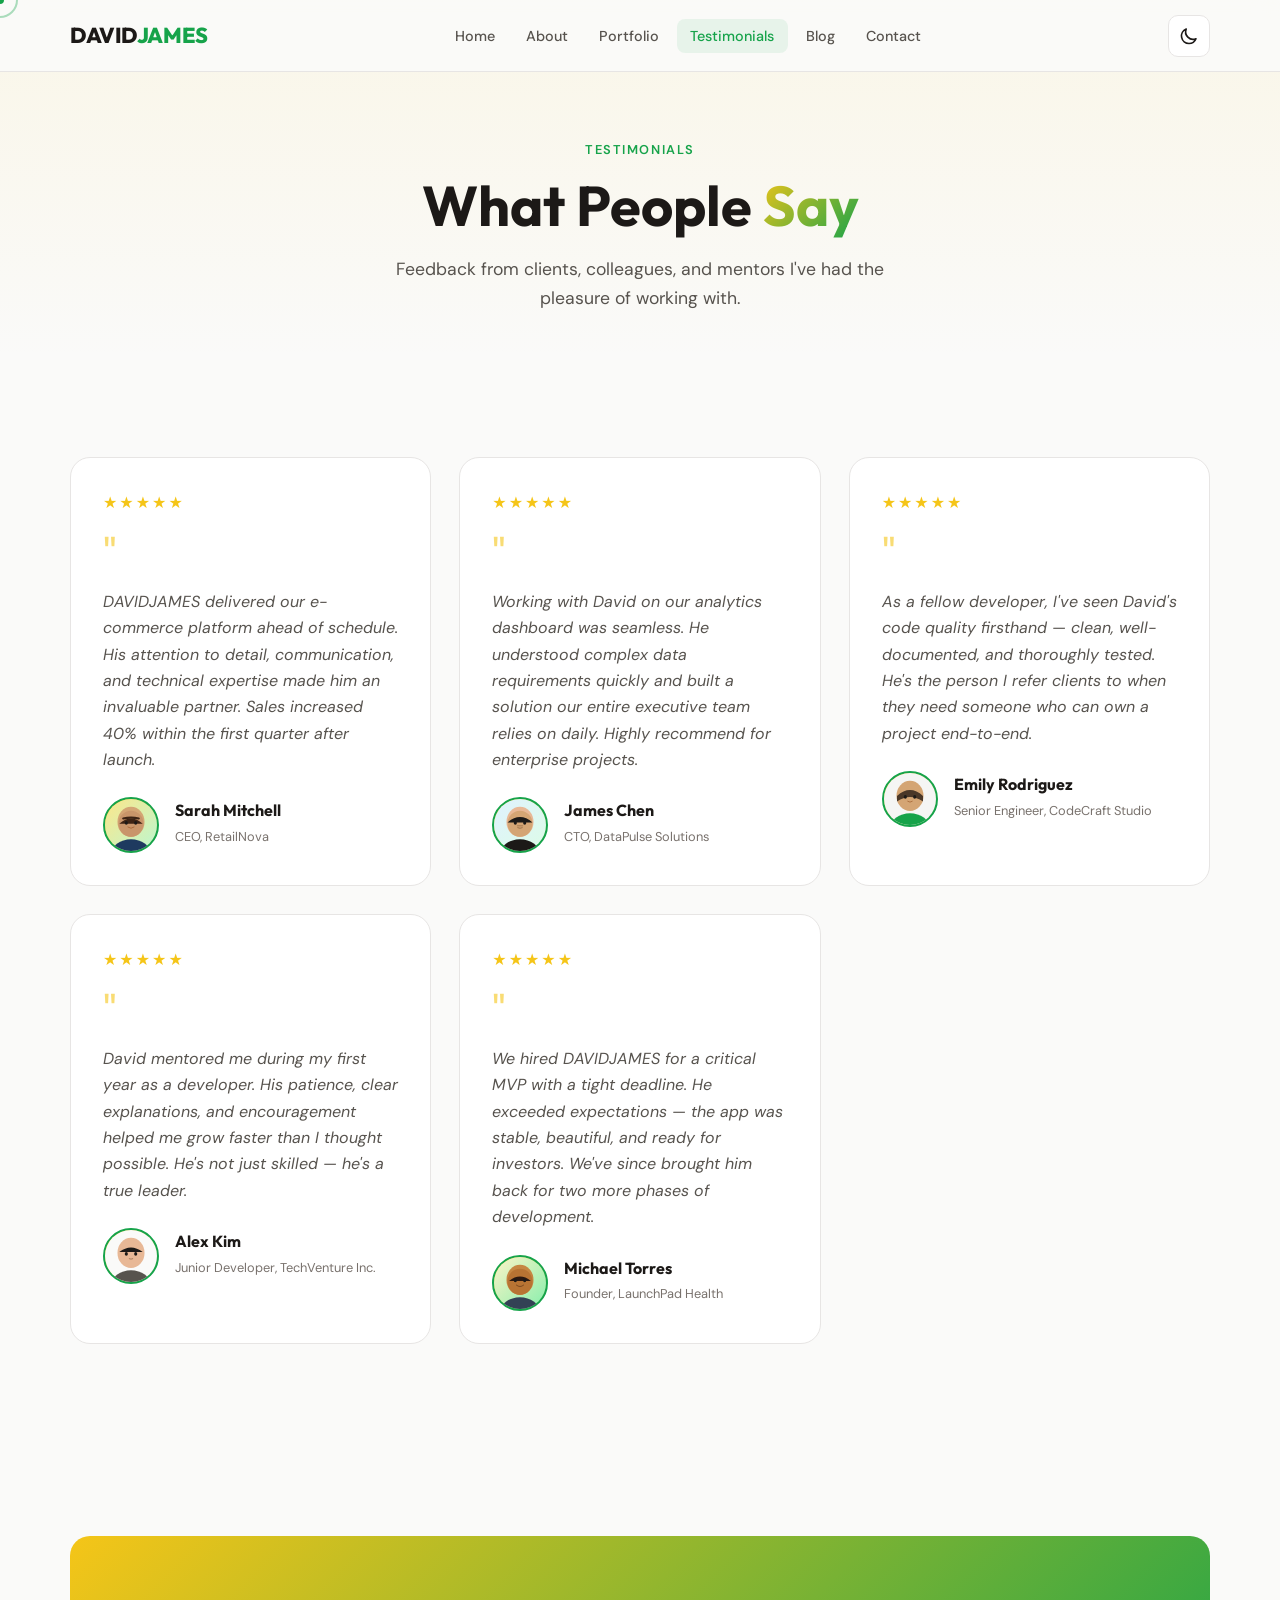
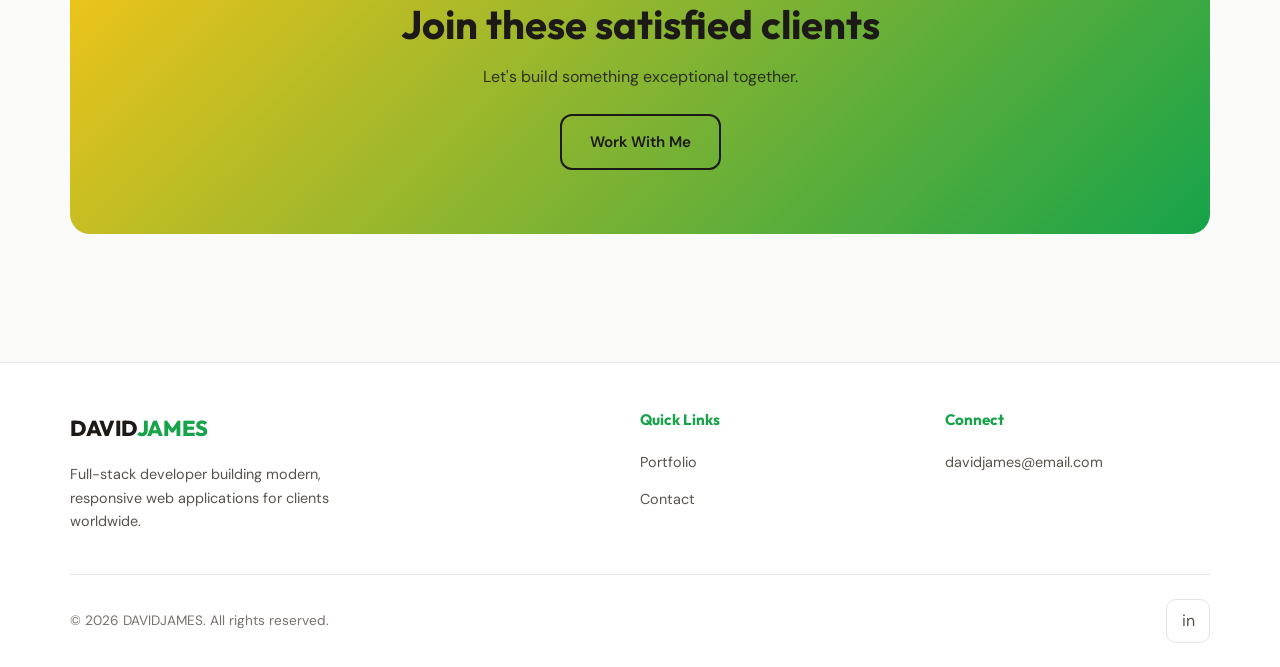
<file: testimonials.html>
<!DOCTYPE html>
<html lang="en">
<head>
  <meta charset="UTF-8">
  <meta name="viewport" content="width=device-width, initial-scale=1.0">
  <meta name="description" content="Client and colleague testimonials for full-stack developer DAVIDJAMES.">
  <title>Testimonials | DAVIDJAMES</title>
  <link rel="preconnect" href="https://fonts.googleapis.com">
  <link rel="preconnect" href="https://fonts.gstatic.com" crossorigin>
  <link href="https://fonts.googleapis.com/css2?family=DM+Sans:ital,opsz,wght@0,9..40,400;0,9..40,500;0,9..40,600;0,9..40,700&family=Outfit:wght@600;700;800&display=swap" rel="stylesheet">
  <link rel="stylesheet" href="assets/css/style.css">
  <style>.reveal { opacity: 0; transform: translateY(24px); transition: opacity 0.6s ease, transform 0.6s ease; } .reveal.visible { opacity: 1; transform: translateY(0); }</style>
</head>
<body>
  <header class="site-header" role="banner">
    <nav class="nav-inner" aria-label="Main navigation">
      <a href="index.html" class="logo" aria-label="DAVIDJAMES Home">DAVID<span>JAMES</span></a>
      <ul class="nav-menu">
        <li><a href="index.html" class="nav-link">Home</a></li>
        <li><a href="about.html" class="nav-link">About</a></li>
        <li><a href="portfolio.html" class="nav-link">Portfolio</a></li>
        <li><a href="testimonials.html" class="nav-link active">Testimonials</a></li>
        <li><a href="blog.html" class="nav-link">Blog</a></li>
        <li><a href="contact.html" class="nav-link">Contact</a></li>
      </ul>
      <div class="nav-actions">
        <button class="theme-toggle" type="button" aria-label="Toggle dark mode">
          <svg class="icon-moon" xmlns="http://www.w3.org/2000/svg" fill="none" viewBox="0 0 24 24" stroke="currentColor" aria-hidden="true"><path stroke-linecap="round" stroke-linejoin="round" stroke-width="2" d="M20.354 15.354A9 9 0 018.646 3.646 9.003 9.003 0 0012 21a9.003 9.003 0 008.354-5.646z"/></svg>
          <svg class="icon-sun" xmlns="http://www.w3.org/2000/svg" fill="none" viewBox="0 0 24 24" stroke="currentColor" aria-hidden="true"><path stroke-linecap="round" stroke-linejoin="round" stroke-width="2" d="M12 3v1m0 16v1m9-9h-1M4 12H3m15.364 6.364l-.707-.707M6.343 6.343l-.707-.707m12.728 0l-.707.707M6.343 17.657l-.707.707M16 12a4 4 0 11-8 0 4 4 0 018 0z"/></svg>
        </button>
        <button class="nav-toggle" type="button" aria-label="Open menu" aria-expanded="false"><span></span><span></span><span></span></button>
      </div>
    </nav>
  </header>

  <main>
    <section class="page-hero">
      <div class="container reveal">
        <span class="section-label">Testimonials</span>
        <h1>What People <span style="background: var(--accent-gradient); -webkit-background-clip: text; -webkit-text-fill-color: transparent; background-clip: text;">Say</span></h1>
        <p>Feedback from clients, colleagues, and mentors I've had the pleasure of working with.</p>
      </div>
    </section>

    <section class="section">
      <div class="container">
        <div class="testimonials-grid">
          <blockquote class="testimonial-card reveal">
            <div class="testimonial-stars" aria-label="5 out of 5 stars">★★★★★</div>
            <p class="testimonial-quote" aria-hidden="true">"</p>
            <p class="testimonial-text">DAVIDJAMES delivered our e-commerce platform ahead of schedule. His attention to detail, communication, and technical expertise made him an invaluable partner. Sales increased 40% within the first quarter after launch.</p>
            <footer class="testimonial-author">
              <img src="assets/images/testimonials/sarah-mitchell.svg" alt="Sarah Mitchell" class="testimonial-avatar" width="56" height="56" loading="lazy">
              <div>
                <h4>Sarah Mitchell</h4>
                <span>CEO, RetailNova</span>
              </div>
            </footer>
          </blockquote>

          <blockquote class="testimonial-card reveal">
            <div class="testimonial-stars" aria-label="5 out of 5 stars">★★★★★</div>
            <p class="testimonial-quote" aria-hidden="true">"</p>
            <p class="testimonial-text">Working with David on our analytics dashboard was seamless. He understood complex data requirements quickly and built a solution our entire executive team relies on daily. Highly recommend for enterprise projects.</p>
            <footer class="testimonial-author">
              <img src="assets/images/testimonials/james-chen.svg" alt="James Chen" class="testimonial-avatar" width="56" height="56" loading="lazy">
              <div>
                <h4>James Chen</h4>
                <span>CTO, DataPulse Solutions</span>
              </div>
            </footer>
          </blockquote>

          <blockquote class="testimonial-card reveal">
            <div class="testimonial-stars" aria-label="5 out of 5 stars">★★★★★</div>
            <p class="testimonial-quote" aria-hidden="true">"</p>
            <p class="testimonial-text">As a fellow developer, I've seen David's code quality firsthand — clean, well-documented, and thoroughly tested. He's the person I refer clients to when they need someone who can own a project end-to-end.</p>
            <footer class="testimonial-author">
              <img src="assets/images/testimonials/emily-rodriguez.svg" alt="Emily Rodriguez" class="testimonial-avatar" width="56" height="56" loading="lazy">
              <div>
                <h4>Emily Rodriguez</h4>
                <span>Senior Engineer, CodeCraft Studio</span>
              </div>
            </footer>
          </blockquote>

          <blockquote class="testimonial-card reveal">
            <div class="testimonial-stars" aria-label="5 out of 5 stars">★★★★★</div>
            <p class="testimonial-quote" aria-hidden="true">"</p>
            <p class="testimonial-text">David mentored me during my first year as a developer. His patience, clear explanations, and encouragement helped me grow faster than I thought possible. He's not just skilled — he's a true leader.</p>
            <footer class="testimonial-author">
              <img src="assets/images/testimonials/alex-kim.svg" alt="Alex Kim" class="testimonial-avatar" width="56" height="56" loading="lazy">
              <div>
                <h4>Alex Kim</h4>
                <span>Junior Developer, TechVenture Inc.</span>
              </div>
            </footer>
          </blockquote>

          <blockquote class="testimonial-card reveal">
            <div class="testimonial-stars" aria-label="5 out of 5 stars">★★★★★</div>
            <p class="testimonial-quote" aria-hidden="true">"</p>
            <p class="testimonial-text">We hired DAVIDJAMES for a critical MVP with a tight deadline. He exceeded expectations — the app was stable, beautiful, and ready for investors. We've since brought him back for two more phases of development.</p>
            <footer class="testimonial-author">
              <img src="assets/images/testimonials/michael-torres.svg" alt="Michael Torres" class="testimonial-avatar" width="56" height="56" loading="lazy">
              <div>
                <h4>Michael Torres</h4>
                <span>Founder, LaunchPad Health</span>
              </div>
            </footer>
          </blockquote>
        </div>
      </div>
    </section>

    <section class="section">
      <div class="container reveal">
        <div class="cta-banner">
          <h2>Join these satisfied clients</h2>
          <p>Let's build something exceptional together.</p>
          <a href="contact.html" class="btn btn-outline">Work With Me</a>
        </div>
      </div>
    </section>
  </main>

  <footer class="site-footer" role="contentinfo">
    <div class="container">
      <div class="footer-grid">
        <div class="footer-brand">
          <a href="index.html" class="logo">DAVID<span>JAMES</span></a>
          <p>Full-stack developer building modern, responsive web applications for clients worldwide.</p>
        </div>
        <div class="footer-col">
          <h4>Quick Links</h4>
          <ul class="footer-links">
            <li><a href="portfolio.html">Portfolio</a></li>
            <li><a href="contact.html">Contact</a></li>
          </ul>
        </div>
        <div class="footer-col">
          <h4>Connect</h4>
          <ul class="footer-links">
            <li><a href="mailto:davidjames@email.com">davidjames@email.com</a></li>
          </ul>
        </div>
      </div>
      <div class="footer-bottom">
        <p>&copy; 2026 DAVIDJAMES. All rights reserved.</p>
        <div class="footer-social">
          <a href="https://linkedin.com" class="social-link" target="_blank" rel="noopener noreferrer" aria-label="LinkedIn">in</a>
        </div>
      </div>
    </div>
  </footer>
  <script src="assets/js/main.js"></script>
</body>
</html>
</file>
<file: assets/css/style.css>
/* DAVIDJAMES Portfolio — Yellow & Green Theme */

:root {
  --yellow: #f5c518;
  --yellow-light: #fde68a;
  --yellow-dark: #d4a017;
  --green: #16a34a;
  --green-light: #4ade80;
  --green-dark: #15803d;
  --accent-gradient: linear-gradient(135deg, var(--yellow) 0%, var(--green) 100%);

  --bg-primary: #fafaf9;
  --bg-secondary: #ffffff;
  --bg-elevated: #f5f5f4;
  --text-primary: #1c1917;
  --text-secondary: #57534e;
  --text-muted: #78716c;
  --border: #e7e5e4;
  --shadow: rgba(28, 25, 23, 0.08);
  --shadow-lg: rgba(28, 25, 23, 0.12);
  --nav-bg: rgba(250, 250, 249, 0.92);
  --cursor-ring: rgba(22, 163, 74, 0.35);
  --cursor-dot: #16a34a;

  --font-sans: "DM Sans", system-ui, -apple-system, sans-serif;
  --font-display: "Outfit", var(--font-sans);
  --radius: 12px;
  --radius-lg: 20px;
  --transition: 0.3s cubic-bezier(0.4, 0, 0.2, 1);
  --header-height: 72px;
  --container: min(1140px, 92vw);
}

[data-theme="dark"] {
  --bg-primary: #0c0a09;
  --bg-secondary: #1c1917;
  --bg-elevated: #292524;
  --text-primary: #fafaf9;
  --text-secondary: #d6d3d1;
  --text-muted: #a8a29e;
  --border: #44403c;
  --shadow: rgba(0, 0, 0, 0.3);
  --shadow-lg: rgba(0, 0, 0, 0.45);
  --nav-bg: rgba(12, 10, 9, 0.92);
  --cursor-ring: rgba(245, 197, 24, 0.4);
  --cursor-dot: #f5c518;
}

*,
*::before,
*::after {
  box-sizing: border-box;
  margin: 0;
  padding: 0;
}

html {
  scroll-behavior: smooth;
}

body {
  font-family: var(--font-sans);
  font-size: 1rem;
  line-height: 1.65;
  color: var(--text-primary);
  background: var(--bg-primary);
  transition: background var(--transition), color var(--transition);
  overflow-x: hidden;
}

body.custom-cursor {
  cursor: none;
}

body.custom-cursor a,
body.custom-cursor button,
body.custom-cursor input,
body.custom-cursor textarea,
body.custom-cursor select,
body.custom-cursor label {
  cursor: none;
}

img {
  max-width: 100%;
  height: auto;
  display: block;
}

a {
  color: var(--green);
  text-decoration: none;
  transition: color var(--transition);
}

a:hover {
  color: var(--yellow-dark);
}

ul {
  list-style: none;
}

h1, h2, h3, h4, h5, h6 {
  font-family: var(--font-display);
  font-weight: 700;
  line-height: 1.2;
  color: var(--text-primary);
}

h1 { font-size: clamp(2.25rem, 5vw, 3.5rem); }
h2 { font-size: clamp(1.75rem, 4vw, 2.5rem); }
h3 { font-size: clamp(1.25rem, 3vw, 1.5rem); }

.container {
  width: var(--container);
  margin-inline: auto;
}

.section {
  padding: clamp(4rem, 8vw, 6rem) 0;
}

.section-header {
  text-align: center;
  max-width: 640px;
  margin: 0 auto clamp(3rem, 6vw, 4rem);
}

.section-label {
  display: inline-block;
  font-size: 0.8rem;
  font-weight: 600;
  letter-spacing: 0.12em;
  text-transform: uppercase;
  color: var(--green);
  margin-bottom: 0.75rem;
}

.section-title {
  margin-bottom: 1rem;
}

.section-title span {
  background: var(--accent-gradient);
  -webkit-background-clip: text;
  -webkit-text-fill-color: transparent;
  background-clip: text;
}

.section-desc {
  color: var(--text-secondary);
  font-size: 1.05rem;
}

/* Custom cursor */
.cursor-dot,
.cursor-ring {
  position: fixed;
  top: 0;
  left: 0;
  pointer-events: none;
  z-index: 10000;
  border-radius: 50%;
  transform: translate(-50%, -50%);
  transition: width 0.2s, height 0.2s, background 0.2s, border-color 0.2s;
}

.cursor-dot {
  width: 8px;
  height: 8px;
  background: var(--cursor-dot);
}

.cursor-ring {
  width: 36px;
  height: 36px;
  border: 2px solid var(--cursor-ring);
  transition: width 0.25s, height 0.25s, border-color 0.25s, transform 0.08s linear;
}

.cursor-ring.hover {
  width: 52px;
  height: 52px;
  border-color: var(--yellow);
}

@media (max-width: 768px), (pointer: coarse) {
  .cursor-dot,
  .cursor-ring {
    display: none !important;
  }
  body.custom-cursor,
  body.custom-cursor a,
  body.custom-cursor button {
    cursor: auto;
  }
}

/* Header / Nav */
.site-header {
  position: fixed;
  top: 0;
  left: 0;
  right: 0;
  height: var(--header-height);
  background: var(--nav-bg);
  backdrop-filter: blur(12px);
  -webkit-backdrop-filter: blur(12px);
  border-bottom: 1px solid var(--border);
  z-index: 1000;
  transition: background var(--transition), border-color var(--transition);
}

.site-header.scrolled {
  box-shadow: 0 4px 24px var(--shadow);
}

.nav-inner {
  display: flex;
  align-items: center;
  justify-content: space-between;
  height: var(--header-height);
  width: var(--container);
  margin-inline: auto;
}

.logo {
  font-family: var(--font-display);
  font-weight: 800;
  font-size: 1.35rem;
  letter-spacing: -0.02em;
  color: var(--text-primary);
}

.logo span {
  color: var(--green);
}

.logo:hover {
  color: var(--text-primary);
}

.logo:hover span {
  color: var(--yellow-dark);
}

.nav-menu {
  display: flex;
  align-items: center;
  gap: 0.25rem;
}

.nav-link {
  padding: 0.5rem 0.85rem;
  font-size: 0.9rem;
  font-weight: 500;
  color: var(--text-secondary);
  border-radius: 8px;
  transition: color var(--transition), background var(--transition);
}

.nav-link:hover,
.nav-link.active {
  color: var(--green);
  background: rgba(22, 163, 74, 0.08);
}

[data-theme="dark"] .nav-link:hover,
[data-theme="dark"] .nav-link.active {
  background: rgba(74, 222, 128, 0.1);
}

.nav-actions {
  display: flex;
  align-items: center;
  gap: 0.75rem;
}

.theme-toggle {
  display: flex;
  align-items: center;
  justify-content: center;
  width: 42px;
  height: 42px;
  border: 1px solid var(--border);
  border-radius: 10px;
  background: var(--bg-secondary);
  color: var(--text-primary);
  transition: border-color var(--transition), background var(--transition), transform 0.2s;
}

.theme-toggle:hover {
  border-color: var(--yellow);
  transform: scale(1.05);
}

.theme-toggle svg {
  width: 20px;
  height: 20px;
}

.theme-toggle .icon-sun { display: none; }
.theme-toggle .icon-moon { display: block; }

[data-theme="dark"] .theme-toggle .icon-sun { display: block; }
[data-theme="dark"] .theme-toggle .icon-moon { display: none; }

.nav-toggle {
  display: none;
  flex-direction: column;
  gap: 5px;
  width: 42px;
  height: 42px;
  align-items: center;
  justify-content: center;
  border: 1px solid var(--border);
  border-radius: 10px;
  background: var(--bg-secondary);
}

.nav-toggle span {
  display: block;
  width: 20px;
  height: 2px;
  background: var(--text-primary);
  border-radius: 2px;
  transition: transform var(--transition), opacity var(--transition);
}

.nav-toggle.open span:nth-child(1) {
  transform: translateY(7px) rotate(45deg);
}

.nav-toggle.open span:nth-child(2) {
  opacity: 0;
}

.nav-toggle.open span:nth-child(3) {
  transform: translateY(-7px) rotate(-45deg);
}

/* Buttons */
.btn {
  display: inline-flex;
  align-items: center;
  justify-content: center;
  gap: 0.5rem;
  padding: 0.85rem 1.75rem;
  font-family: var(--font-sans);
  font-size: 0.95rem;
  font-weight: 600;
  border-radius: var(--radius);
  border: none;
  transition: transform 0.2s, box-shadow 0.2s, background 0.2s, color 0.2s;
}

.btn:hover {
  transform: translateY(-2px);
}

.btn-primary {
  background: var(--accent-gradient);
  color: #1c1917;
  box-shadow: 0 4px 16px rgba(245, 197, 24, 0.35);
}

.btn-primary:hover {
  box-shadow: 0 8px 24px rgba(22, 163, 74, 0.35);
  color: #1c1917;
}

.btn-outline {
  background: transparent;
  color: var(--green);
  border: 2px solid var(--green);
}

.btn-outline:hover {
  background: var(--green);
  color: #fff;
}

.btn-sm {
  padding: 0.55rem 1.15rem;
  font-size: 0.85rem;
}

/* Hero */
.hero {
  min-height: 100vh;
  display: flex;
  align-items: center;
  padding-top: var(--header-height);
  position: relative;
  overflow: hidden;
}

.hero::before {
  content: "";
  position: absolute;
  top: -20%;
  right: -10%;
  width: 55%;
  height: 70%;
  background: radial-gradient(ellipse, rgba(245, 197, 24, 0.15) 0%, transparent 70%);
  pointer-events: none;
}

.hero::after {
  content: "";
  position: absolute;
  bottom: -10%;
  left: -15%;
  width: 50%;
  height: 60%;
  background: radial-gradient(ellipse, rgba(22, 163, 74, 0.12) 0%, transparent 70%);
  pointer-events: none;
}

.hero-grid {
  display: grid;
  grid-template-columns: 1fr 1fr;
  gap: 3rem;
  align-items: center;
  position: relative;
  z-index: 1;
}

.hero-badge {
  display: inline-flex;
  align-items: center;
  gap: 0.5rem;
  padding: 0.4rem 1rem;
  background: var(--bg-secondary);
  border: 1px solid var(--border);
  border-radius: 100px;
  font-size: 0.85rem;
  font-weight: 500;
  color: var(--text-secondary);
  margin-bottom: 1.5rem;
}

.hero-badge .dot {
  width: 8px;
  height: 8px;
  background: var(--green);
  border-radius: 50%;
  animation: pulse 2s infinite;
}

@keyframes pulse {
  0%, 100% { opacity: 1; }
  50% { opacity: 0.5; }
}

.hero-title {
  margin-bottom: 1.25rem;
}

.hero-title .highlight {
  background: var(--accent-gradient);
  -webkit-background-clip: text;
  -webkit-text-fill-color: transparent;
  background-clip: text;
}

.hero-tagline {
  font-size: clamp(1.1rem, 2.5vw, 1.35rem);
  color: var(--text-secondary);
  margin-bottom: 2rem;
  max-width: 520px;
}

.hero-cta {
  display: flex;
  flex-wrap: wrap;
  gap: 1rem;
  margin-bottom: 2.5rem;
}

.hero-stats {
  display: flex;
  gap: 2.5rem;
}

.hero-stat strong {
  display: block;
  font-family: var(--font-display);
  font-size: 1.75rem;
  color: var(--green);
}

.hero-stat span {
  font-size: 0.85rem;
  color: var(--text-muted);
}

.hero-visual {
  display: flex;
  justify-content: center;
  align-items: center;
}

.hero-card {
  position: relative;
  width: 100%;
  max-width: 380px;
  aspect-ratio: 1;
  background: var(--bg-secondary);
  border-radius: var(--radius-lg);
  border: 1px solid var(--border);
  box-shadow: 0 24px 48px var(--shadow-lg);
  display: flex;
  flex-direction: column;
  align-items: center;
  justify-content: center;
  padding: 2rem;
  transition: transform var(--transition), box-shadow var(--transition);
}

.hero-card:hover {
  transform: translateY(-8px) rotate(1deg);
  box-shadow: 0 32px 64px var(--shadow-lg);
}

.hero-avatar {
  width: 160px;
  height: 160px;
  border-radius: 50%;
  object-fit: cover;
  object-position: center 15%;
  border: 4px solid var(--yellow);
  box-shadow: 0 8px 24px var(--shadow-lg);
  margin-bottom: 1.5rem;
}

.hero-card h3 {
  font-size: 1.25rem;
  margin-bottom: 0.25rem;
}

.hero-card p {
  color: var(--text-muted);
  font-size: 0.9rem;
  text-align: center;
}

.hero-tech {
  display: flex;
  flex-wrap: wrap;
  gap: 0.5rem;
  justify-content: center;
  margin-top: 1.25rem;
}

.tech-pill {
  padding: 0.35rem 0.75rem;
  font-size: 0.75rem;
  font-weight: 600;
  background: rgba(22, 163, 74, 0.1);
  color: var(--green);
  border-radius: 100px;
}

/* Cards */
.card {
  background: var(--bg-secondary);
  border: 1px solid var(--border);
  border-radius: var(--radius-lg);
  padding: 1.75rem;
  transition: transform var(--transition), box-shadow var(--transition), border-color var(--transition);
}

.card:hover {
  transform: translateY(-6px);
  box-shadow: 0 16px 40px var(--shadow);
  border-color: var(--yellow);
}

/* Skills */
.skills-grid {
  display: grid;
  grid-template-columns: repeat(auto-fill, minmax(120px, 1fr));
  gap: 1.25rem;
}

.skill-item {
  text-align: center;
  padding: 1.35rem 1rem;
  background: var(--bg-secondary);
  border: 1px solid var(--border);
  border-radius: var(--radius);
  transition: transform 0.3s cubic-bezier(0.4, 0, 0.2, 1), border-color 0.3s, box-shadow 0.3s;
  animation: skillFadeIn 0.5s ease backwards;
}

.skill-item:nth-child(1) { animation-delay: 0.05s; }
.skill-item:nth-child(2) { animation-delay: 0.1s; }
.skill-item:nth-child(3) { animation-delay: 0.15s; }
.skill-item:nth-child(4) { animation-delay: 0.2s; }
.skill-item:nth-child(5) { animation-delay: 0.25s; }
.skill-item:nth-child(6) { animation-delay: 0.3s; }
.skill-item:nth-child(7) { animation-delay: 0.35s; }
.skill-item:nth-child(8) { animation-delay: 0.4s; }
.skill-item:nth-child(9) { animation-delay: 0.45s; }
.skill-item:nth-child(10) { animation-delay: 0.5s; }
.skill-item:nth-child(11) { animation-delay: 0.55s; }
.skill-item:nth-child(12) { animation-delay: 0.6s; }
.skill-item:nth-child(13) { animation-delay: 0.65s; }
.skill-item:nth-child(14) { animation-delay: 0.7s; }
.skill-item:nth-child(15) { animation-delay: 0.75s; }

.skill-item:hover {
  transform: translateY(-6px) scale(1.04);
  border-color: var(--green);
  box-shadow: 0 12px 28px var(--shadow);
}

.skill-item:hover .skill-icon-wrap {
  border-color: var(--yellow);
  transform: scale(1.08);
}

.skill-icon-wrap {
  width: 56px;
  height: 56px;
  margin: 0 auto 0.75rem;
  display: flex;
  align-items: center;
  justify-content: center;
  background: var(--bg-primary);
  border: 2px solid var(--border);
  border-radius: 14px;
  transition: transform 0.3s, border-color 0.3s;
}

.skill-icon-img {
  width: 36px;
  height: 36px;
  object-fit: contain;
}

.skill-item span {
  display: block;
  font-size: 0.85rem;
  font-weight: 600;
  color: var(--text-secondary);
}

@keyframes skillFadeIn {
  from {
    opacity: 0;
    transform: translateY(16px) scale(0.95);
  }
  to {
    opacity: 1;
    transform: translateY(0) scale(1);
  }
}

/* Timeline */
.timeline {
  position: relative;
  padding-left: 2rem;
}

.timeline::before {
  content: "";
  position: absolute;
  left: 0;
  top: 0;
  bottom: 0;
  width: 3px;
  background: var(--accent-gradient);
  border-radius: 3px;
}

.timeline-item {
  position: relative;
  padding-bottom: 2.5rem;
}

.timeline-item:last-child {
  padding-bottom: 0;
}

.timeline-item::before {
  content: "";
  position: absolute;
  left: -2rem;
  top: 0.35rem;
  width: 14px;
  height: 14px;
  margin-left: -5.5px;
  background: var(--yellow);
  border: 3px solid var(--bg-primary);
  border-radius: 50%;
}

.timeline-date {
  font-size: 0.85rem;
  font-weight: 600;
  color: var(--green);
  margin-bottom: 0.35rem;
}

.timeline-item h3 {
  margin-bottom: 0.35rem;
}

.timeline-item p {
  color: var(--text-secondary);
  font-size: 0.95rem;
}

/* Projects */
.projects-grid {
  display: grid;
  grid-template-columns: repeat(auto-fill, minmax(320px, 1fr));
  gap: 2rem;
}

.project-card {
  background: var(--bg-secondary);
  border: 1px solid var(--border);
  border-radius: var(--radius-lg);
  overflow: hidden;
  transition: transform var(--transition), box-shadow var(--transition);
}

.project-card:hover {
  transform: translateY(-8px);
  box-shadow: 0 20px 48px var(--shadow-lg);
}

.project-image-wrap {
  position: relative;
  height: 220px;
  overflow: hidden;
  background: var(--bg-elevated);
  border-bottom: 3px solid transparent;
  transition: border-color var(--transition);
}

.project-card:hover .project-image-wrap {
  border-bottom-color: var(--green);
}

.project-thumb {
  width: 100%;
  height: 100%;
  object-fit: cover;
  object-position: center;
  display: block;
  transition: transform 0.45s cubic-bezier(0.4, 0, 0.2, 1), opacity 0.35s;
  animation: projectImgFade 0.6s ease backwards;
}

.project-card:hover .project-thumb {
  transform: scale(1.08);
}

.project-overlay {
  position: absolute;
  inset: 0;
  display: flex;
  align-items: center;
  justify-content: center;
  background: linear-gradient(135deg, rgba(245, 197, 24, 0.85) 0%, rgba(22, 163, 74, 0.85) 100%);
  opacity: 0;
  transition: opacity 0.35s ease;
}

.project-card:hover .project-overlay {
  opacity: 1;
}

.project-overlay-text {
  font-family: var(--font-display);
  font-weight: 700;
  font-size: 1rem;
  color: #1c1917;
  padding: 0.6rem 1.25rem;
  background: rgba(255, 255, 255, 0.95);
  border-radius: 100px;
  transform: translateY(8px);
  transition: transform 0.35s ease;
}

.project-card:hover .project-overlay-text {
  transform: translateY(0);
}

@keyframes projectImgFade {
  from {
    opacity: 0;
    transform: scale(1.04);
  }
  to {
    opacity: 1;
    transform: scale(1);
  }
}

.project-body {
  padding: 1.5rem;
}

.project-body h3 {
  margin-bottom: 0.5rem;
}

.project-body p {
  color: var(--text-secondary);
  font-size: 0.9rem;
  margin-bottom: 1rem;
}

.project-tags {
  display: flex;
  flex-wrap: wrap;
  gap: 0.4rem;
  margin-bottom: 1.25rem;
}

.project-tags span {
  font-size: 0.75rem;
  padding: 0.25rem 0.6rem;
  background: var(--bg-elevated);
  color: var(--text-muted);
  border-radius: 6px;
}

.project-links {
  display: flex;
  gap: 0.75rem;
}

/* Testimonials */
.testimonials-grid {
  display: grid;
  grid-template-columns: repeat(auto-fill, minmax(300px, 1fr));
  gap: 1.75rem;
}

.testimonial-card {
  background: var(--bg-secondary);
  border: 1px solid var(--border);
  border-radius: var(--radius-lg);
  padding: 2rem;
  position: relative;
  transition: transform var(--transition), border-color var(--transition), box-shadow var(--transition);
  overflow: hidden;
}

.testimonial-card--photo {
  padding: 0;
}

.testimonial-card:hover {
  transform: translateY(-4px);
  border-color: var(--yellow);
  box-shadow: 0 16px 40px var(--shadow);
}

.testimonial-photo-wrap {
  position: relative;
  height: 180px;
  overflow: hidden;
  border-bottom: 3px solid var(--green);
}

.testimonial-photo {
  width: 100%;
  height: 100%;
  object-fit: cover;
  object-position: center top;
  display: block;
  transition: transform 0.45s cubic-bezier(0.4, 0, 0.2, 1);
  animation: projectImgFade 0.6s ease backwards;
}

.testimonial-card:hover .testimonial-photo {
  transform: scale(1.06);
}

.testimonial-verified {
  position: absolute;
  bottom: 0.75rem;
  left: 0.75rem;
  padding: 0.35rem 0.75rem;
  font-size: 0.7rem;
  font-weight: 700;
  letter-spacing: 0.04em;
  text-transform: uppercase;
  color: #1c1917;
  background: linear-gradient(135deg, var(--yellow) 0%, var(--green-light) 100%);
  border-radius: 100px;
  box-shadow: 0 4px 12px var(--shadow);
}

.testimonial-card-body {
  padding: 1.5rem 1.75rem 1.75rem;
}

.testimonial-quote {
  font-size: 3rem;
  line-height: 1;
  color: var(--yellow);
  opacity: 0.6;
  margin-bottom: 0.5rem;
}

.testimonial-text {
  color: var(--text-secondary);
  font-style: italic;
  margin-bottom: 1.5rem;
}

.testimonial-author {
  display: flex;
  align-items: center;
  gap: 1rem;
}

.testimonial-avatar {
  width: 56px;
  height: 56px;
  border-radius: 50%;
  background: var(--accent-gradient);
  display: flex;
  align-items: center;
  justify-content: center;
  font-weight: 700;
  font-size: 0.9rem;
  color: #1c1917;
  flex-shrink: 0;
  overflow: hidden;
  border: 2px solid var(--green);
  transition: border-color 0.3s, transform 0.3s;
}

.testimonial-card:hover .testimonial-avatar {
  border-color: var(--yellow);
  transform: scale(1.05);
}

img.testimonial-avatar {
  object-fit: cover;
  object-position: center top;
}

.testimonial-avatar img {
  width: 100%;
  height: 100%;
  object-fit: cover;
  object-position: center top;
}

.testimonial-author h4 {
  font-size: 1rem;
  margin-bottom: 0.15rem;
}

.testimonial-author span {
  font-size: 0.8rem;
  color: var(--text-muted);
}

.testimonial-stars {
  color: var(--yellow);
  margin-bottom: 1rem;
  letter-spacing: 2px;
}

/* Contact */
.contact-grid {
  display: grid;
  grid-template-columns: 1fr 1.2fr;
  gap: 3rem;
  align-items: start;
}

.contact-info h3 {
  margin-bottom: 1rem;
}

.contact-info > p {
  color: var(--text-secondary);
  margin-bottom: 2rem;
}

.contact-list {
  display: flex;
  flex-direction: column;
  gap: 1.25rem;
  margin-bottom: 2rem;
}

.contact-item {
  display: flex;
  align-items: center;
  gap: 1rem;
}

.contact-item-icon {
  width: 48px;
  height: 48px;
  display: flex;
  align-items: center;
  justify-content: center;
  background: rgba(22, 163, 74, 0.1);
  color: var(--green);
  border-radius: 12px;
  font-size: 1.25rem;
}

.contact-item a {
  font-weight: 500;
}

.social-links {
  display: flex;
  gap: 0.75rem;
}

.social-link {
  width: 44px;
  height: 44px;
  display: flex;
  align-items: center;
  justify-content: center;
  background: var(--bg-secondary);
  border: 1px solid var(--border);
  border-radius: 10px;
  color: var(--text-secondary);
  transition: background 0.2s, color 0.2s, border-color 0.2s, transform 0.2s;
}

.social-link:hover {
  background: var(--green);
  color: #fff;
  border-color: var(--green);
  transform: translateY(-3px);
}

.contact-form {
  background: var(--bg-secondary);
  border: 1px solid var(--border);
  border-radius: var(--radius-lg);
  padding: 2rem;
}

.form-group {
  margin-bottom: 1.25rem;
}

.form-group label {
  display: block;
  font-size: 0.9rem;
  font-weight: 600;
  margin-bottom: 0.5rem;
  color: var(--text-primary);
}

.form-group input,
.form-group textarea {
  width: 100%;
  padding: 0.85rem 1rem;
  font-family: var(--font-sans);
  font-size: 1rem;
  color: var(--text-primary);
  background: var(--bg-primary);
  border: 1px solid var(--border);
  border-radius: var(--radius);
  transition: border-color 0.2s, box-shadow 0.2s;
}

.form-group input:focus,
.form-group textarea:focus {
  outline: none;
  border-color: var(--green);
  box-shadow: 0 0 0 3px rgba(22, 163, 74, 0.15);
}

.form-group textarea {
  min-height: 140px;
  resize: vertical;
}

.form-message {
  margin-top: 1rem;
  padding: 0.75rem 1rem;
  border-radius: var(--radius);
  font-size: 0.9rem;
  display: none;
}

.form-message.success {
  display: block;
  background: rgba(22, 163, 74, 0.15);
  color: var(--green-dark);
}

.form-message.error {
  display: block;
  background: rgba(239, 68, 68, 0.15);
  color: #b91c1c;
}

.form-message.loading {
  display: block;
  background: rgba(245, 197, 24, 0.15);
  color: var(--text-secondary);
}

.contact-honeypot {
  display: none !important;
}

.contact-form button[type="submit"]:disabled {
  opacity: 0.7;
  cursor: not-allowed;
  transform: none;
}

/* Blog */
.blog-grid {
  display: grid;
  grid-template-columns: repeat(auto-fill, minmax(320px, 1fr));
  gap: 2rem;
}

.blog-card {
  background: var(--bg-secondary);
  border: 1px solid var(--border);
  border-radius: var(--radius-lg);
  overflow: hidden;
  transition: transform var(--transition), box-shadow var(--transition);
}

.blog-card:hover {
  transform: translateY(-6px);
  box-shadow: 0 16px 40px var(--shadow);
}

.blog-thumb {
  height: 180px;
  background: linear-gradient(135deg, var(--yellow-light) 0%, rgba(22, 163, 74, 0.2) 100%);
}

.blog-body {
  padding: 1.5rem;
}

.blog-meta {
  font-size: 0.8rem;
  color: var(--green);
  font-weight: 600;
  margin-bottom: 0.5rem;
}

.blog-card h3 {
  margin-bottom: 0.75rem;
}

.blog-card p {
  color: var(--text-secondary);
  font-size: 0.9rem;
  margin-bottom: 1rem;
}

.read-more {
  font-weight: 600;
  font-size: 0.9rem;
  display: inline-flex;
  align-items: center;
  gap: 0.35rem;
}

.read-more:hover {
  gap: 0.6rem;
}

/* Page hero (inner pages) */
.page-hero {
  padding: calc(var(--header-height) + 4rem) 0 3rem;
  text-align: center;
  background: linear-gradient(180deg, rgba(245, 197, 24, 0.08) 0%, transparent 100%);
}

.page-hero h1 {
  margin-bottom: 1rem;
}

.page-hero p {
  color: var(--text-secondary);
  max-width: 560px;
  margin: 0 auto;
  font-size: 1.1rem;
}

/* About layout */
.about-grid {
  display: grid;
  grid-template-columns: 1fr 1.5fr;
  gap: 3rem;
  align-items: start;
}

.about-photo {
  aspect-ratio: 4/5;
  width: 100%;
  max-width: 360px;
  border-radius: var(--radius-lg);
  object-fit: cover;
  object-position: center 20%;
  border: 3px solid var(--green);
  box-shadow: 0 16px 40px var(--shadow-lg);
}

.about-content p {
  color: var(--text-secondary);
  margin-bottom: 1.25rem;
}

.two-col {
  display: grid;
  grid-template-columns: 1fr 1fr;
  gap: 3rem;
}

/* CTA banner */
.cta-banner {
  background: var(--accent-gradient);
  border-radius: var(--radius-lg);
  padding: clamp(2.5rem, 5vw, 4rem);
  text-align: center;
  color: #1c1917;
}

.cta-banner h2 {
  color: #1c1917;
  margin-bottom: 1rem;
}

.cta-banner p {
  margin-bottom: 1.5rem;
  opacity: 0.85;
  max-width: 480px;
  margin-inline: auto;
}

.cta-banner .btn-outline {
  border-color: #1c1917;
  color: #1c1917;
}

.cta-banner .btn-outline:hover {
  background: #1c1917;
  color: #fff;
}

/* Footer */
.site-footer {
  background: var(--bg-secondary);
  border-top: 1px solid var(--border);
  padding: 3rem 0 1.5rem;
  margin-top: 2rem;
}

.footer-grid {
  display: grid;
  grid-template-columns: 2fr 1fr 1fr;
  gap: 2.5rem;
  margin-bottom: 2.5rem;
}

.footer-brand .logo {
  display: inline-block;
  margin-bottom: 1rem;
}

.footer-brand p {
  color: var(--text-secondary);
  font-size: 0.9rem;
  max-width: 280px;
}

.footer-col h4 {
  font-size: 0.95rem;
  margin-bottom: 1.25rem;
  color: var(--green);
}

.footer-links li {
  margin-bottom: 0.65rem;
}

.footer-links a {
  color: var(--text-secondary);
  font-size: 0.9rem;
}

.footer-links a:hover {
  color: var(--green);
}

.footer-bottom {
  display: flex;
  flex-wrap: wrap;
  justify-content: space-between;
  align-items: center;
  gap: 1rem;
  padding-top: 1.5rem;
  border-top: 1px solid var(--border);
}

.footer-bottom p {
  font-size: 0.85rem;
  color: var(--text-muted);
}

.footer-social {
  display: flex;
  gap: 0.65rem;
}

/* Resume download */
.resume-banner {
  display: flex;
  align-items: center;
  justify-content: space-between;
  flex-wrap: wrap;
  gap: 1.5rem;
  padding: 1.5rem 2rem;
  background: var(--bg-secondary);
  border: 1px solid var(--border);
  border-radius: var(--radius-lg);
  margin-bottom: 3rem;
}

.resume-banner p {
  color: var(--text-secondary);
}

/* Utilities */
.text-center { text-align: center; }
.mt-2 { margin-top: 2rem; }
.mb-4 { margin-bottom: 4rem; }

.sr-only {
  position: absolute;
  width: 1px;
  height: 1px;
  padding: 0;
  margin: -1px;
  overflow: hidden;
  clip: rect(0, 0, 0, 0);
  border: 0;
}

/* Responsive */
@media (max-width: 992px) {
  .hero-grid,
  .about-grid,
  .contact-grid,
  .two-col {
    grid-template-columns: 1fr;
  }

  .hero-visual {
    order: -1;
  }

  .hero-card {
    max-width: 280px;
    margin: 0 auto;
  }

  .about-photo {
    margin: 0 auto;
  }

  .footer-grid {
    grid-template-columns: 1fr 1fr;
  }
}

@media (max-width: 768px) {
  .nav-menu {
    position: fixed;
    top: var(--header-height);
    left: 0;
    right: 0;
    flex-direction: column;
    background: var(--nav-bg);
    backdrop-filter: blur(12px);
    border-bottom: 1px solid var(--border);
    padding: 1rem;
    gap: 0.25rem;
    transform: translateY(-120%);
    opacity: 0;
    visibility: hidden;
    transition: transform var(--transition), opacity var(--transition), visibility var(--transition);
  }

  .nav-menu.open {
    transform: translateY(0);
    opacity: 1;
    visibility: visible;
  }

  .nav-link {
    width: 100%;
    padding: 0.85rem 1rem;
  }

  .nav-toggle {
    display: flex;
  }

  .hero-stats {
    gap: 1.5rem;
  }

  .footer-grid {
    grid-template-columns: 1fr;
  }

  .footer-bottom {
    flex-direction: column;
    text-align: center;
  }
}

@media (max-width: 480px) {
  .hero-cta {
    flex-direction: column;
  }

  .hero-cta .btn {
    width: 100%;
  }

  .projects-grid {
    grid-template-columns: 1fr;
  }

  .project-image-wrap {
    height: 180px;
  }

  .skills-grid {
    grid-template-columns: repeat(auto-fill, minmax(100px, 1fr));
    gap: 0.85rem;
  }

  .skill-icon-wrap {
    width: 48px;
    height: 48px;
  }

  .skill-icon-img {
    width: 30px;
    height: 30px;
  }
}

@media (prefers-reduced-motion: reduce) {
  .project-thumb,
  .skill-item {
    animation: none;
  }

  .project-card:hover .project-thumb {
    transform: none;
  }

  .skill-item:hover {
    transform: none;
  }
}
</file>
